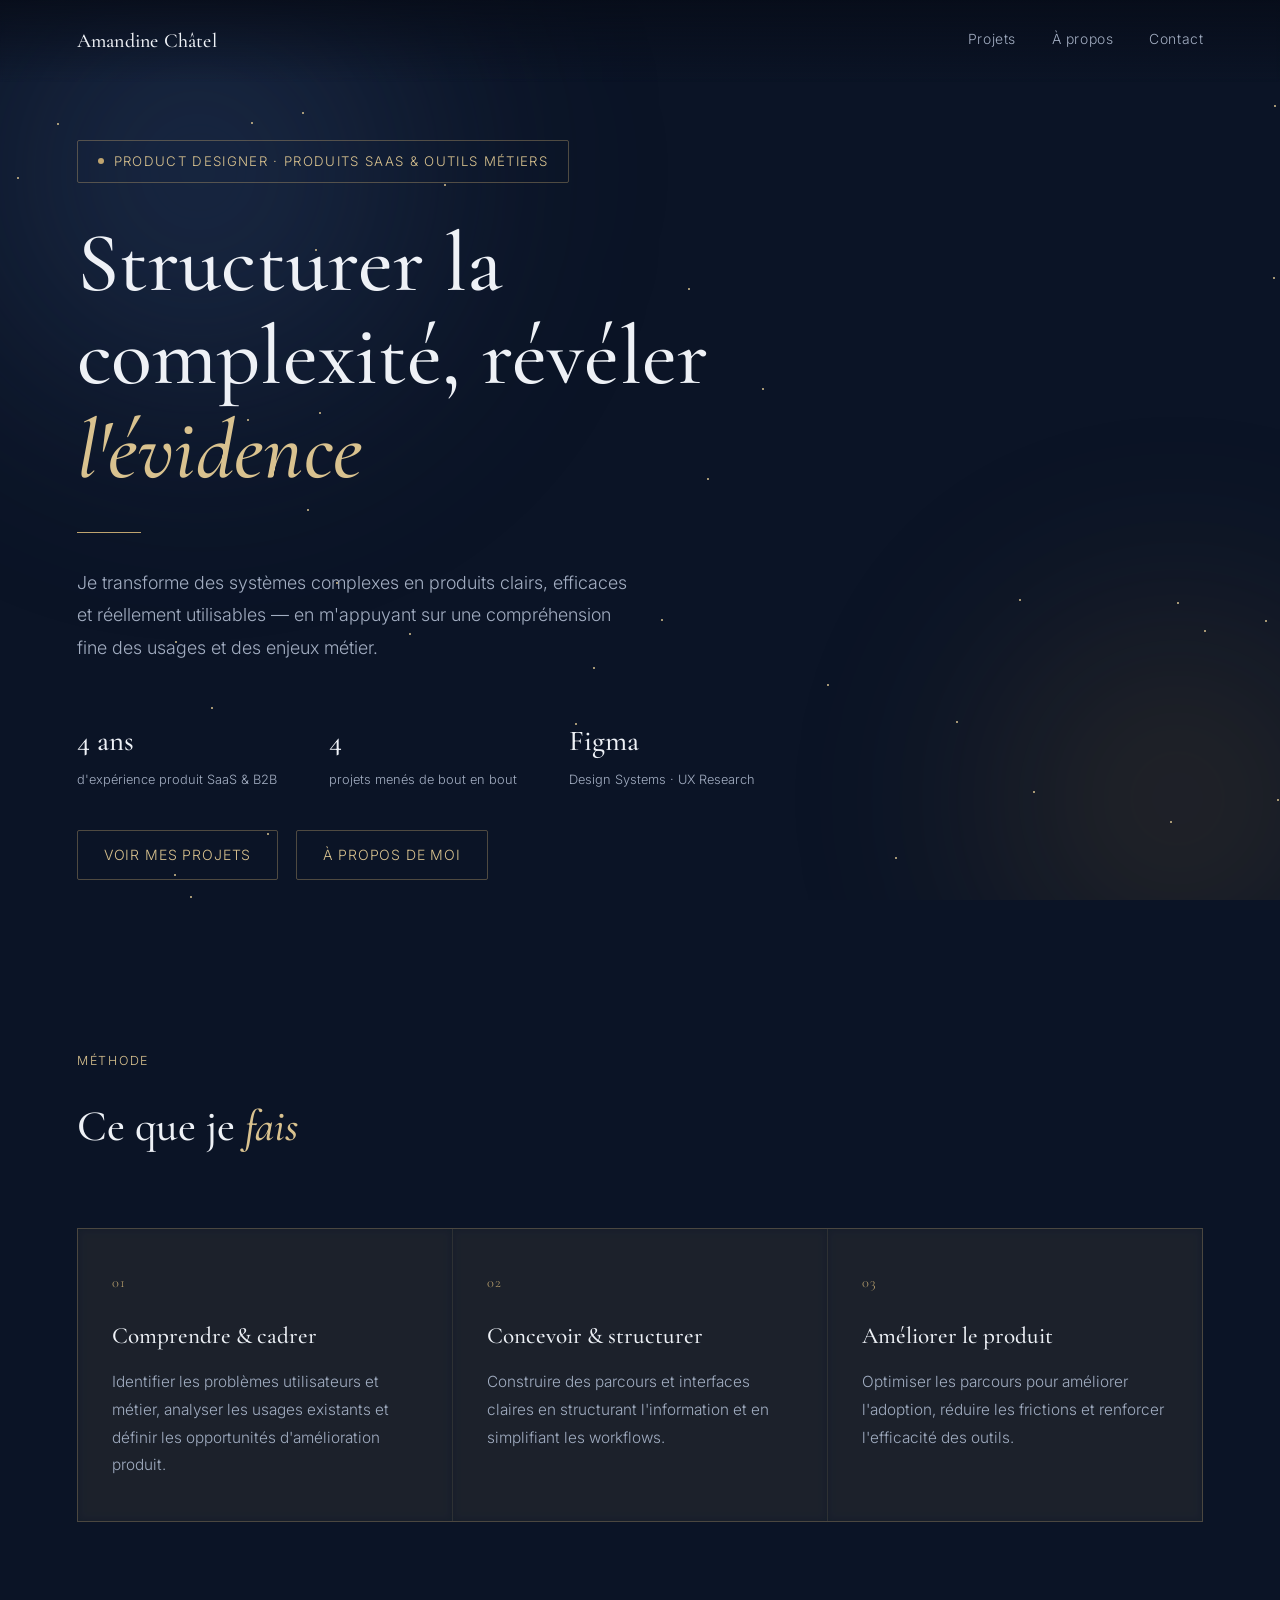
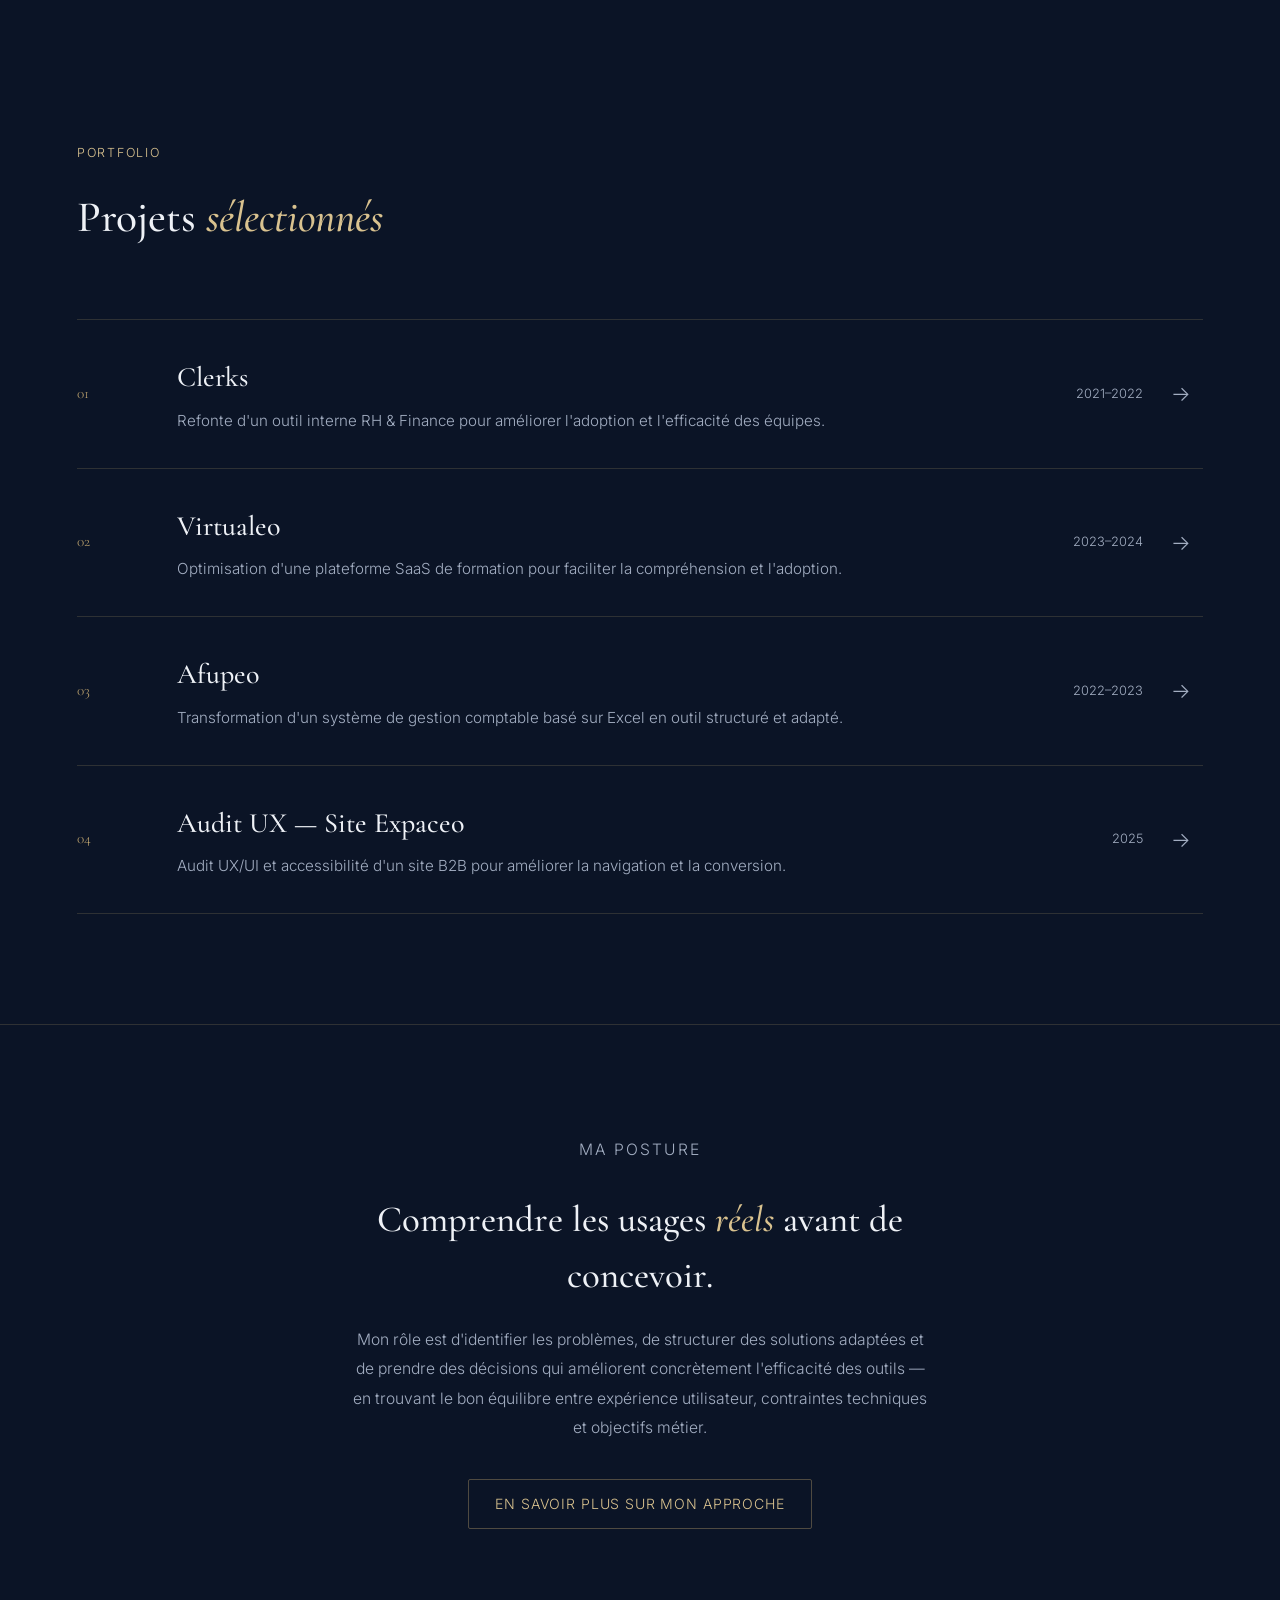
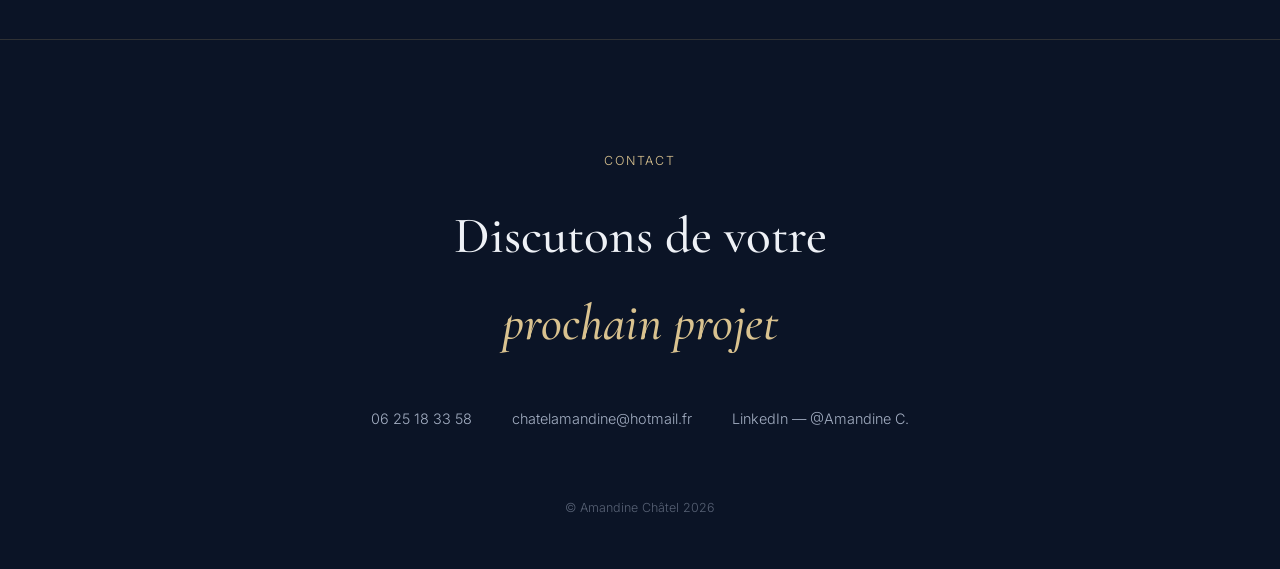
<file: index.html>
<!DOCTYPE html>
<html lang="fr">
<head>
<meta charset="UTF-8">
<meta name="viewport" content="width=device-width, initial-scale=1.0">
<title>Amandine Châtel — Product Designer</title>
<meta name="description" content="Portfolio d'Amandine Châtel, Product Designer spécialisée SaaS B2B et outils métiers, Île-de-France.">
<link rel="preconnect" href="https://fonts.googleapis.com">
<link rel="preconnect" href="https://fonts.gstatic.com" crossorigin>
<link href="https://fonts.googleapis.com/css2?family=Cormorant+Garamond:wght@400;500;600&family=Inter:wght@300;400;500;600&display=swap" rel="stylesheet">
<link rel="stylesheet" href="style.css">
<style>
.hero{min-height:93vh;display:flex;flex-direction:column;justify-content:center;padding:140px 6vw 60px;max-width:1360px;margin:0 auto;position:relative;z-index:2;}
.hero-tag{display:inline-flex;align-items:center;gap:10px;font-size:0.83rem;letter-spacing:0.10em;color:var(--gold-soft);border:1px solid var(--line-strong);padding:9px 20px;border-radius:2px;text-transform:uppercase;width:fit-content;margin-bottom:34px;opacity:0;filter:blur(6px);animation:fadein 1.2s 0.1s cubic-bezier(.2,.6,.2,1) forwards;}
.hero-tag::before{content:'';width:6px;height:6px;background:var(--gold);border-radius:50%;}
.hero h1{font-family:var(--display);font-weight:500;font-size:clamp(2.9rem,6.6vw,5.8rem);line-height:1.11;max-width:17ch;letter-spacing:0.002em;opacity:0;filter:blur(10px);transform:translateY(12px);animation:fadein 1.4s 0.3s cubic-bezier(.2,.6,.2,1) forwards;}
.hero h1 .accent{color:var(--gold-soft);font-style:italic;}
.hero-rule{width:64px;height:1px;background:var(--gold);margin:34px 0;opacity:0;animation:fadein 1.2s 0.55s forwards;}
.hero p{font-size:1.12rem;line-height:1.82;color:var(--paper-dim);max-width:50ch;opacity:0;filter:blur(6px);animation:fadein 1.2s 0.7s cubic-bezier(.2,.6,.2,1) forwards;}
.hero-meta{margin-top:52px;display:flex;gap:52px;opacity:0;filter:blur(6px);animation:fadein 1.2s 0.95s cubic-bezier(.2,.6,.2,1) forwards;}
.hero-meta div{font-size:0.8rem;color:var(--paper-dim);}
.hero-meta strong{display:block;font-family:var(--display);font-size:1.8rem;color:var(--paper);font-weight:500;margin-bottom:3px;}
.hero-cta{margin-top:40px;display:flex;gap:18px;flex-wrap:wrap;opacity:0;filter:blur(6px);animation:fadein 1.2s 1.1s cubic-bezier(.2,.6,.2,1) forwards;}
@keyframes fadein{to{opacity:1;filter:blur(0);transform:translateY(0);}}
</style>
</head>
<body>
<div class="dream-sky"><div class="orb orb1"></div><div class="orb orb2"></div></div>
<div class="stars" id="starField"></div>
<nav>
  <a href="index.html" class="nav-name">Amandine Châtel</a>
  <div class="nav-links"><a href="projets.html">Projets</a><a href="a-propos.html">À propos</a><a href="contact.html">Contact</a></div>
</nav>
<main>
  <div class="hero">
    <div class="hero-tag">Product Designer · Produits SaaS &amp; Outils métiers</div>
    <h1>Structurer la complexité, révéler <span class="accent">l'évidence</span></h1>
    <div class="hero-rule"></div>
    <p>Je transforme des systèmes complexes en produits clairs, efficaces et réellement utilisables — en m'appuyant sur une compréhension fine des usages et des enjeux métier.</p>
    <div class="hero-meta">
      <div><strong>4 ans</strong>d'expérience produit SaaS &amp; B2B</div>
      <div><strong>4</strong>projets menés de bout en bout</div>
      <div><strong>Figma</strong>Design Systems · UX Research</div>
    </div>
    <div class="hero-cta">
      <a href="projets.html" class="btn-gold">Voir mes projets</a>
      <a href="a-propos.html" class="btn-gold">À propos de moi</a>
    </div>
  </div>

  <section>
    <div class="wrap">
      <div class="sec-head veil">
        <p class="sec-eyebrow">Méthode</p>
        <h2>Ce que je <span class="accent">fais</span></h2>
      </div>
      <div class="triad veil">
        <div class="triad-card">
          <div class="triad-num">01</div>
          <h3>Comprendre &amp; cadrer</h3>
          <p>Identifier les problèmes utilisateurs et métier, analyser les usages existants et définir les opportunités d'amélioration produit.</p>
        </div>
        <div class="triad-card">
          <div class="triad-num">02</div>
          <h3>Concevoir &amp; structurer</h3>
          <p>Construire des parcours et interfaces claires en structurant l'information et en simplifiant les workflows.</p>
        </div>
        <div class="triad-card">
          <div class="triad-num">03</div>
          <h3>Améliorer le produit</h3>
          <p>Optimiser les parcours pour améliorer l'adoption, réduire les frictions et renforcer l'efficacité des outils.</p>
        </div>
      </div>
    </div>
  </section>

  <section>
    <div class="wrap">
      <div class="sec-head veil">
        <p class="sec-eyebrow">Portfolio</p>
        <h2>Projets <span class="accent">sélectionnés</span></h2>
      </div>
      <div class="proj-list veil">
        <a href="clerks.html" class="proj-row">
          <span class="proj-num">01</span>
          <div><div class="proj-title">Clerks</div><p class="proj-desc">Refonte d'un outil interne RH &amp; Finance pour améliorer l'adoption et l'efficacité des équipes.</p></div>
          <span class="proj-year">2021–2022</span>
          <span class="proj-arrow">→</span>
        </a>
        <a href="virtualeo.html" class="proj-row">
          <span class="proj-num">02</span>
          <div><div class="proj-title">Virtualeo</div><p class="proj-desc">Optimisation d'une plateforme SaaS de formation pour faciliter la compréhension et l'adoption.</p></div>
          <span class="proj-year">2023–2024</span>
          <span class="proj-arrow">→</span>
        </a>
        <a href="afupeo.html" class="proj-row">
          <span class="proj-num">03</span>
          <div><div class="proj-title">Afupeo</div><p class="proj-desc">Transformation d'un système de gestion comptable basé sur Excel en outil structuré et adapté.</p></div>
          <span class="proj-year">2022–2023</span>
          <span class="proj-arrow">→</span>
        </a>
        <a href="audit-ux.html" class="proj-row">
          <span class="proj-num">04</span>
          <div><div class="proj-title">Audit UX — Site Expaceo</div><p class="proj-desc">Audit UX/UI et accessibilité d'un site B2B pour améliorer la navigation et la conversion.</p></div>
          <span class="proj-year">2025</span>
          <span class="proj-arrow">→</span>
        </a>
      </div>
    </div>
  </section>

  <section class="posture">
    <div class="wrap">
      <div class="veil">
        <p class="sec-eyebrow" style="margin-bottom:28px;">Ma posture</p>
        <div class="posture-quote">Comprendre les usages <span class="accent">réels</span> avant de concevoir.</div>
        <p>Mon rôle est d'identifier les problèmes, de structurer des solutions adaptées et de prendre des décisions qui améliorent concrètement l'efficacité des outils — en trouvant le bon équilibre entre expérience utilisateur, contraintes techniques et objectifs métier.</p>
        <div style="margin-top:36px;"><a href="a-propos.html" class="btn-gold">En savoir plus sur mon approche</a></div>
      </div>
    </div>
  </section>
</main>

<footer>
  <p class="foot-eyebrow veil">Contact</p>
  <h2 class="veil" style="font-family:var(--display);font-weight:500;font-size:clamp(2rem,4.5vw,3.2rem);max-width:22ch;margin:0 auto 40px;">Discutons de votre <span style="color:var(--gold-soft);font-style:italic;">prochain projet</span></h2>
  <div class="contact-links veil">
    <a href="tel:0625183358">06 25 18 33 58</a>
    <a href="mailto:chatelamandine@hotmail.fr">chatelamandine@hotmail.fr</a>
    <a href="https://www.linkedin.com/in/amandine-c-4525b3119/" target="_blank" rel="noopener">LinkedIn — @Amandine C.</a>
  </div>
  <p class="foot-copy">© Amandine Châtel 2026</p>
</footer>
<script>
const field=document.getElementById('starField');
if(field){const c=window.innerWidth<700?18:34;for(let i=0;i<c;i++){const s=document.createElement('div');s.className='star';s.style.left=Math.random()*100+'%';s.style.top=Math.random()*100+'%';s.style.animationDuration=(3+Math.random()*5)+'s';s.style.animationDelay=(Math.random()*4)+'s';field.appendChild(s);}}
const rm=window.matchMedia('(prefers-reduced-motion:reduce)').matches;
const v=document.querySelectorAll('.veil');
if(!rm){const o=new IntersectionObserver(es=>{es.forEach(e=>{if(e.isIntersecting){e.target.classList.add('in');o.unobserve(e.target);}});},{threshold:0.1});v.forEach(el=>o.observe(el));}
else{v.forEach(el=>el.classList.add('in'));}
</script>
</body>
</html>
</file>
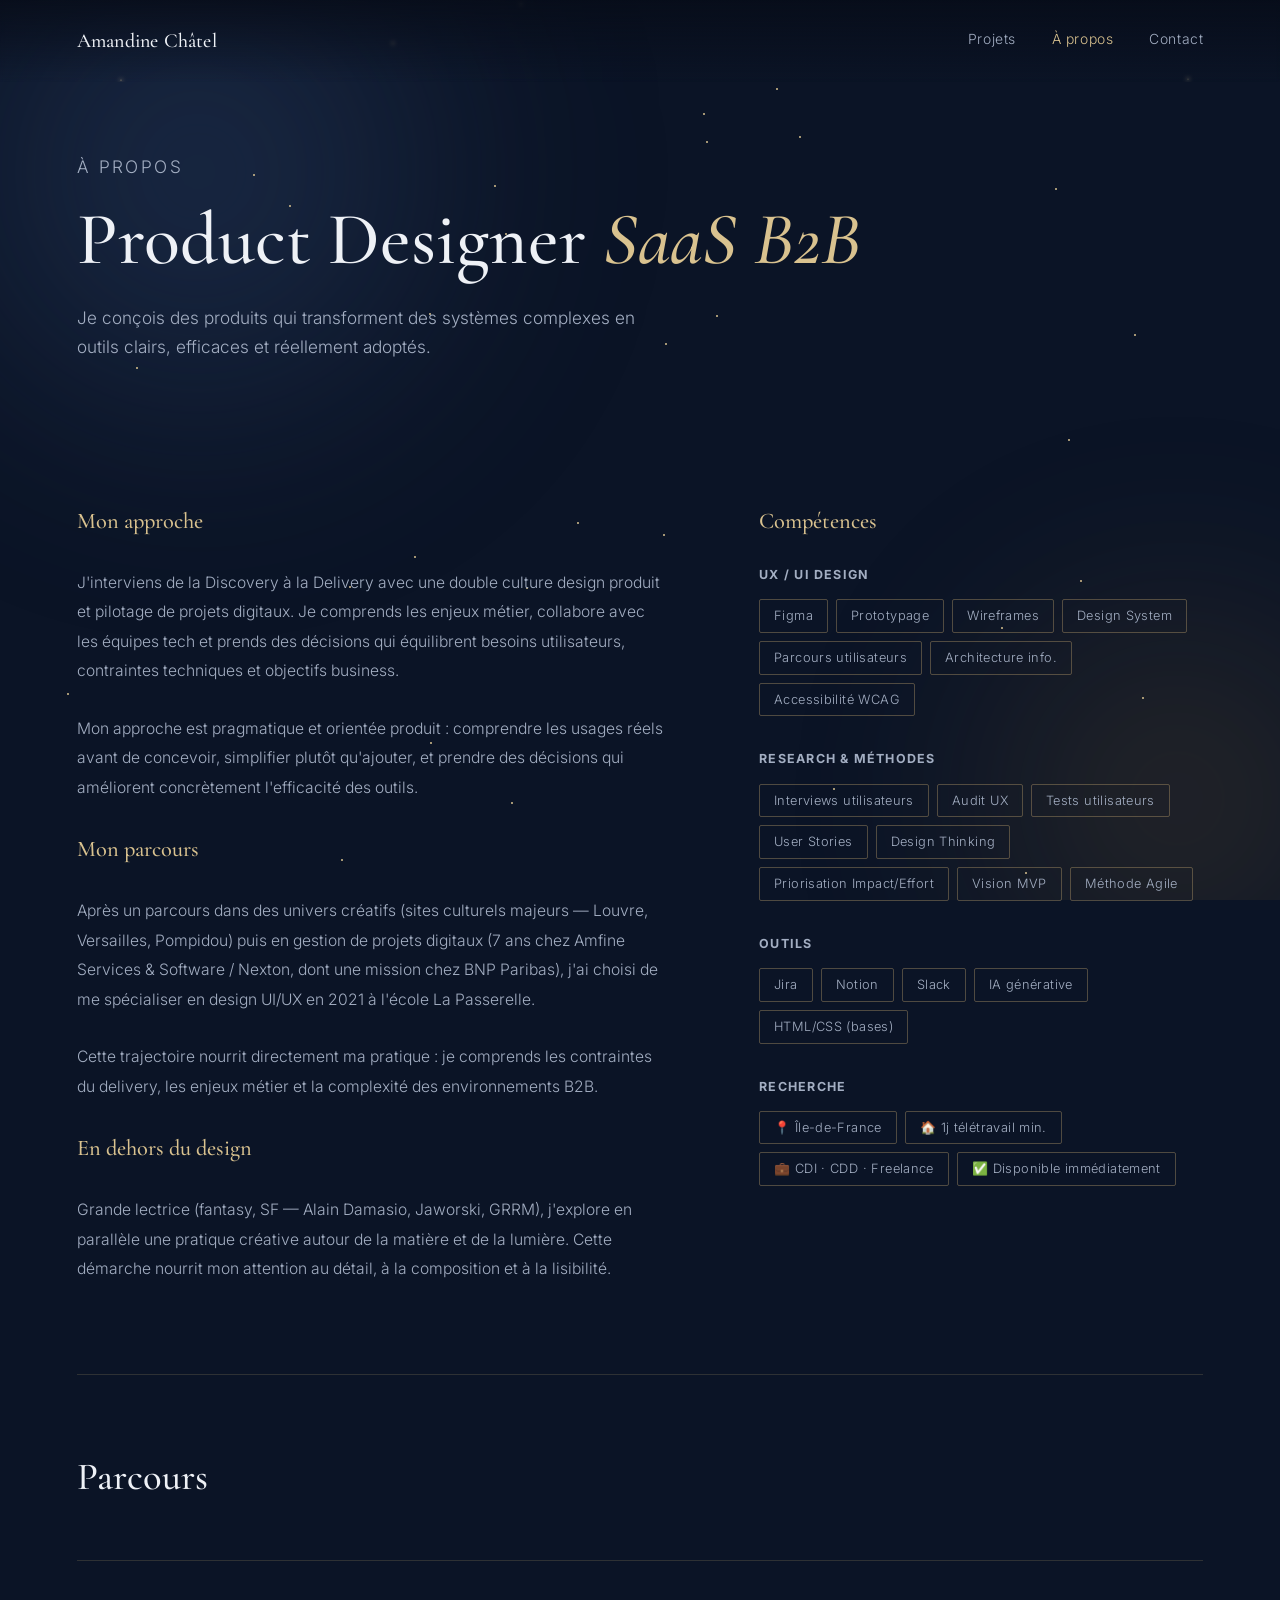
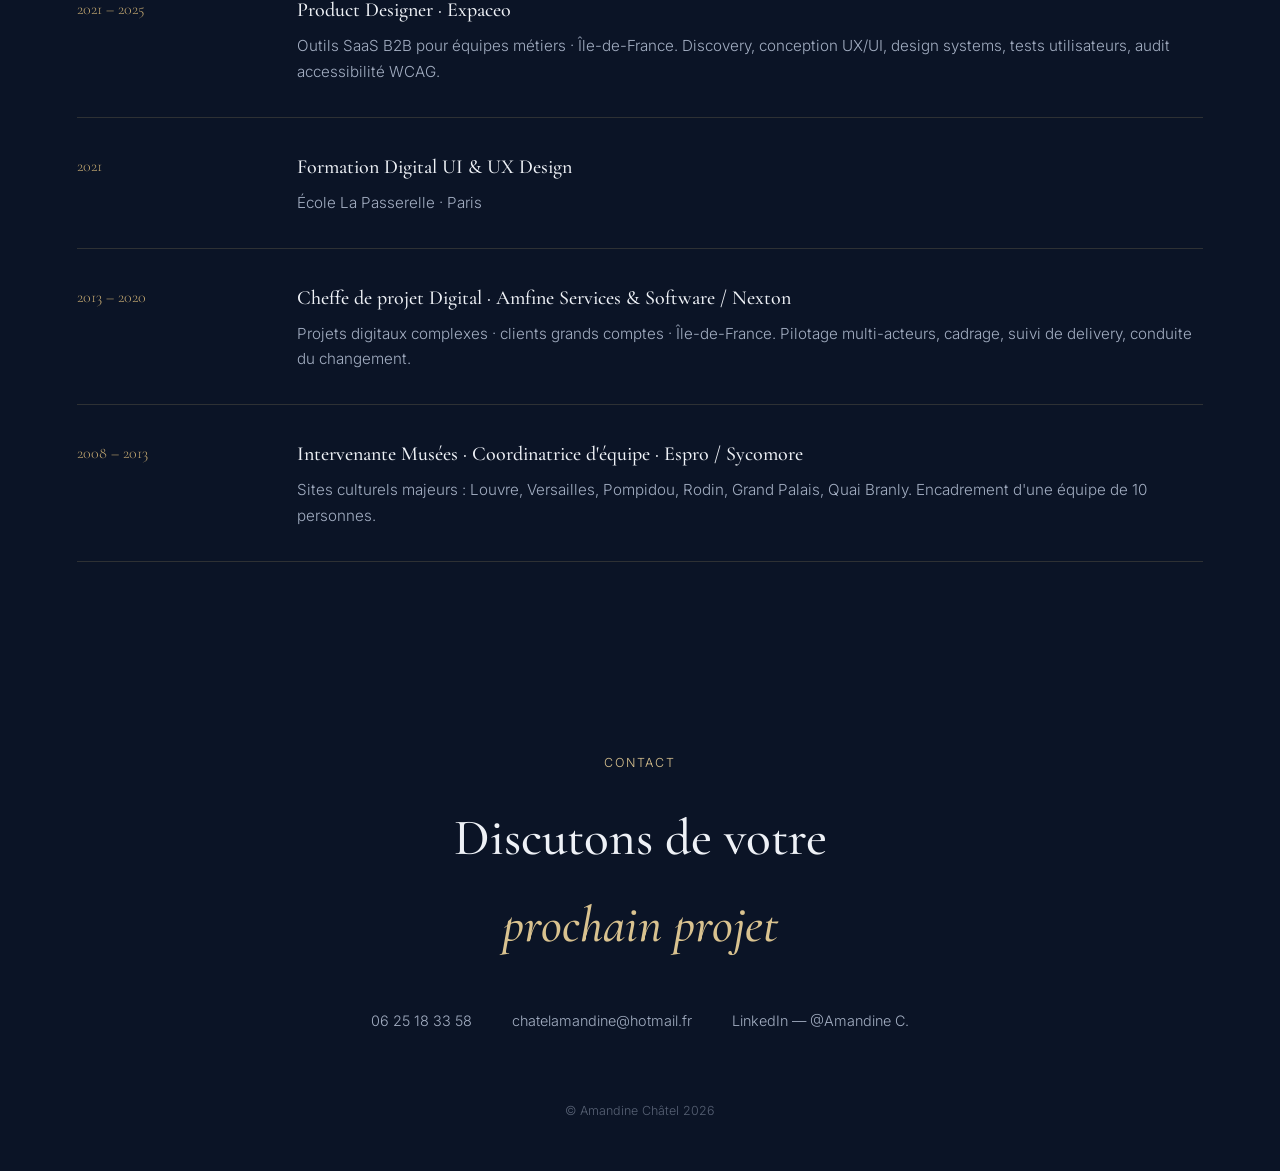
<file: a-propos.html>
<!DOCTYPE html>
<html lang="fr">
<head>
<meta charset="UTF-8"><meta name="viewport" content="width=device-width, initial-scale=1.0">
<title>À propos — Amandine Châtel</title>
<link rel="preconnect" href="https://fonts.googleapis.com"><link rel="preconnect" href="https://fonts.gstatic.com" crossorigin>
<link href="https://fonts.googleapis.com/css2?family=Cormorant+Garamond:wght@400;500;600&family=Inter:wght@300;400;500;600&display=swap" rel="stylesheet">
<link rel="stylesheet" href="style.css">
<style>
.page-hero{min-height:46vh;display:flex;flex-direction:column;justify-content:flex-end;padding:130px 6vw 60px;max-width:1360px;margin:0 auto;position:relative;z-index:2;}
.page-hero h1{font-family:var(--display);font-weight:500;font-size:clamp(2.6rem,5.8vw,5rem);line-height:1.1;opacity:0;filter:blur(10px);transform:translateY(12px);animation:fadein 1.3s .2s cubic-bezier(.2,.6,.2,1) forwards;}
.page-hero h1 .accent{color:var(--gold-soft);font-style:italic;}
.page-hero p{margin-top:22px;color:var(--paper-dim);font-size:1.08rem;max-width:54ch;opacity:0;filter:blur(6px);animation:fadein 1.2s .45s cubic-bezier(.2,.6,.2,1) forwards;}
@keyframes fadein{to{opacity:1;filter:blur(0);transform:translateY(0);}}
.about-content{padding:80px 6vw;max-width:1360px;margin:0 auto;position:relative;z-index:2;}
.about-grid{display:grid;grid-template-columns:1.2fr 0.9fr;gap:90px;align-items:start;margin-bottom:90px;}
.about-text > * + *{margin-top:28px;}
.about-text p{color:var(--paper-dim);line-height:1.88;font-size:0.98rem;}
.about-text h3{font-family:var(--display);font-weight:500;font-size:1.4rem;color:var(--gold-soft);margin-bottom:6px;}
.skill-bar-section h3{font-family:var(--display);font-weight:500;font-size:1.4rem;color:var(--gold-soft);margin-bottom:24px;}
.skill-group{margin-bottom:32px;}
.skill-group h4{font-size:0.78rem;letter-spacing:0.1em;text-transform:uppercase;color:var(--paper-dim);margin-bottom:14px;}
.skill-tags{display:flex;flex-wrap:wrap;gap:8px;}
.skill-tag{display:inline-block;border:1px solid var(--line-strong);color:var(--paper-dim);font-size:0.8rem;padding:5px 14px;border-radius:2px;letter-spacing:0.03em;}
.parcours{border-top:1px solid var(--line);padding-top:70px;margin-top:20px;}
.parcours h2{font-family:var(--display);font-weight:500;font-size:clamp(1.8rem,3vw,2.5rem);margin-bottom:50px;}
.timeline{display:flex;flex-direction:column;gap:0;}
.tl-row{display:grid;grid-template-columns:180px 1fr;gap:40px;padding:32px 0;border-bottom:1px solid var(--line);}
.tl-row:first-child{border-top:1px solid var(--line);}
.tl-year{font-family:var(--display);color:var(--gold);font-size:1rem;padding-top:3px;}
.tl-content h4{font-family:var(--display);font-weight:500;font-size:1.25rem;margin-bottom:6px;}
.tl-content p{color:var(--paper-dim);font-size:0.95rem;line-height:1.7;}
@media(max-width:860px){.about-grid{grid-template-columns:1fr;gap:50px;}.tl-row{grid-template-columns:1fr;gap:6px;}.tl-year{font-size:0.85rem;}}
</style>
</head>
<body>
<div class="dream-sky"><div class="orb orb1"></div><div class="orb orb2"></div></div>
<div class="stars" id="starField"></div>
<nav>
  <a href="index.html" class="nav-name">Amandine Châtel</a>
  <div class="nav-links"><a href="projets.html">Projets</a><a href="a-propos.html" class="active">À propos</a><a href="contact.html">Contact</a></div>
</nav>
<main>
  <div class="page-hero">
    <p class="sec-eyebrow">À propos</p>
    <h1>Product Designer <span class="accent">SaaS B2B</span></h1>
    <p>Je conçois des produits qui transforment des systèmes complexes en outils clairs, efficaces et réellement adoptés.</p>
  </div>

  <div class="about-content">
    <div class="about-grid veil">
      <div class="about-text">
        <h3>Mon approche</h3>
        <p>J'interviens de la Discovery à la Delivery avec une double culture design produit et pilotage de projets digitaux. Je comprends les enjeux métier, collabore avec les équipes tech et prends des décisions qui équilibrent besoins utilisateurs, contraintes techniques et objectifs business.</p>
        <p>Mon approche est pragmatique et orientée produit : comprendre les usages réels avant de concevoir, simplifier plutôt qu'ajouter, et prendre des décisions qui améliorent concrètement l'efficacité des outils.</p>

        <h3>Mon parcours</h3>
        <p>Après un parcours dans des univers créatifs (sites culturels majeurs — Louvre, Versailles, Pompidou) puis en gestion de projets digitaux (7 ans chez Amfine Services &amp; Software / Nexton, dont une mission chez BNP Paribas), j'ai choisi de me spécialiser en design UI/UX en 2021 à l'école La Passerelle.</p>
        <p>Cette trajectoire nourrit directement ma pratique : je comprends les contraintes du delivery, les enjeux métier et la complexité des environnements B2B.</p>

        <h3>En dehors du design</h3>
        <p>Grande lectrice (fantasy, SF — Alain Damasio, Jaworski, GRRM), j'explore en parallèle une pratique créative autour de la matière et de la lumière. Cette démarche nourrit mon attention au détail, à la composition et à la lisibilité.</p>
      </div>

      <div class="skill-bar-section">
        <h3>Compétences</h3>
        <div class="skill-group">
          <h4>UX / UI Design</h4>
          <div class="skill-tags">
            <span class="skill-tag">Figma</span>
            <span class="skill-tag">Prototypage</span>
            <span class="skill-tag">Wireframes</span>
            <span class="skill-tag">Design System</span>
            <span class="skill-tag">Parcours utilisateurs</span>
            <span class="skill-tag">Architecture info.</span>
            <span class="skill-tag">Accessibilité WCAG</span>
          </div>
        </div>
        <div class="skill-group">
          <h4>Research &amp; Méthodes</h4>
          <div class="skill-tags">
            <span class="skill-tag">Interviews utilisateurs</span>
            <span class="skill-tag">Audit UX</span>
            <span class="skill-tag">Tests utilisateurs</span>
            <span class="skill-tag">User Stories</span>
            <span class="skill-tag">Design Thinking</span>
            <span class="skill-tag">Priorisation Impact/Effort</span>
            <span class="skill-tag">Vision MVP</span>
            <span class="skill-tag">Méthode Agile</span>
          </div>
        </div>
        <div class="skill-group">
          <h4>Outils</h4>
          <div class="skill-tags">
            <span class="skill-tag">Jira</span>
            <span class="skill-tag">Notion</span>
            <span class="skill-tag">Slack</span>
            <span class="skill-tag">IA générative</span>
            <span class="skill-tag">HTML/CSS (bases)</span>
          </div>
        </div>
        <div class="skill-group">
          <h4>Recherche</h4>
          <div class="skill-tags">
            <span class="skill-tag">📍 Île-de-France</span>
            <span class="skill-tag">🏠 1j télétravail min.</span>
            <span class="skill-tag">💼 CDI · CDD · Freelance</span>
            <span class="skill-tag">✅ Disponible immédiatement</span>
          </div>
        </div>
      </div>
    </div>

    <div class="parcours veil">
      <h2>Parcours</h2>
      <div class="timeline">
        <div class="tl-row">
          <div class="tl-year">2021 – 2025</div>
          <div class="tl-content">
            <h4>Product Designer · Expaceo</h4>
            <p>Outils SaaS B2B pour équipes métiers · Île-de-France. Discovery, conception UX/UI, design systems, tests utilisateurs, audit accessibilité WCAG.</p>
          </div>
        </div>
        <div class="tl-row">
          <div class="tl-year">2021</div>
          <div class="tl-content">
            <h4>Formation Digital UI &amp; UX Design</h4>
            <p>École La Passerelle · Paris</p>
          </div>
        </div>
        <div class="tl-row">
          <div class="tl-year">2013 – 2020</div>
          <div class="tl-content">
            <h4>Cheffe de projet Digital · Amfine Services &amp; Software / Nexton</h4>
            <p>Projets digitaux complexes · clients grands comptes · Île-de-France. Pilotage multi-acteurs, cadrage, suivi de delivery, conduite du changement.</p>
          </div>
        </div>
        <div class="tl-row">
          <div class="tl-year">2008 – 2013</div>
          <div class="tl-content">
            <h4>Intervenante Musées · Coordinatrice d'équipe · Espro / Sycomore</h4>
            <p>Sites culturels majeurs : Louvre, Versailles, Pompidou, Rodin, Grand Palais, Quai Branly. Encadrement d'une équipe de 10 personnes.</p>
          </div>
        </div>
      </div>
    </div>
  </div>
</main>

<footer>
  <p class="foot-eyebrow veil">Contact</p>
  <h2 class="veil" style="font-family:var(--display);font-weight:500;font-size:clamp(2rem,4.5vw,3.2rem);max-width:22ch;margin:0 auto 40px;">Discutons de votre <span style="color:var(--gold-soft);font-style:italic;">prochain projet</span></h2>
  <div class="contact-links veil">
    <a href="tel:0625183358">06 25 18 33 58</a>
    <a href="mailto:chatelamandine@hotmail.fr">chatelamandine@hotmail.fr</a>
    <a href="https://www.linkedin.com/in/amandine-c-4525b3119/" target="_blank" rel="noopener">LinkedIn — @Amandine C.</a>
  </div>
  <p class="foot-copy">© Amandine Châtel 2026</p>
</footer>
<script>
const field=document.getElementById('starField');if(field){const c=window.innerWidth<700?18:34;for(let i=0;i<c;i++){const s=document.createElement('div');s.className='star';s.style.left=Math.random()*100+'%';s.style.top=Math.random()*100+'%';s.style.animationDuration=(3+Math.random()*5)+'s';s.style.animationDelay=(Math.random()*4)+'s';field.appendChild(s);}}
const rm=window.matchMedia('(prefers-reduced-motion:reduce)').matches;const v=document.querySelectorAll('.veil');if(!rm){const o=new IntersectionObserver(es=>{es.forEach(e=>{if(e.isIntersecting){e.target.classList.add('in');o.unobserve(e.target);}});},{threshold:0.1});v.forEach(el=>o.observe(el));}else{v.forEach(el=>el.classList.add('in'));}
</script>
</body>
</html>
</file>
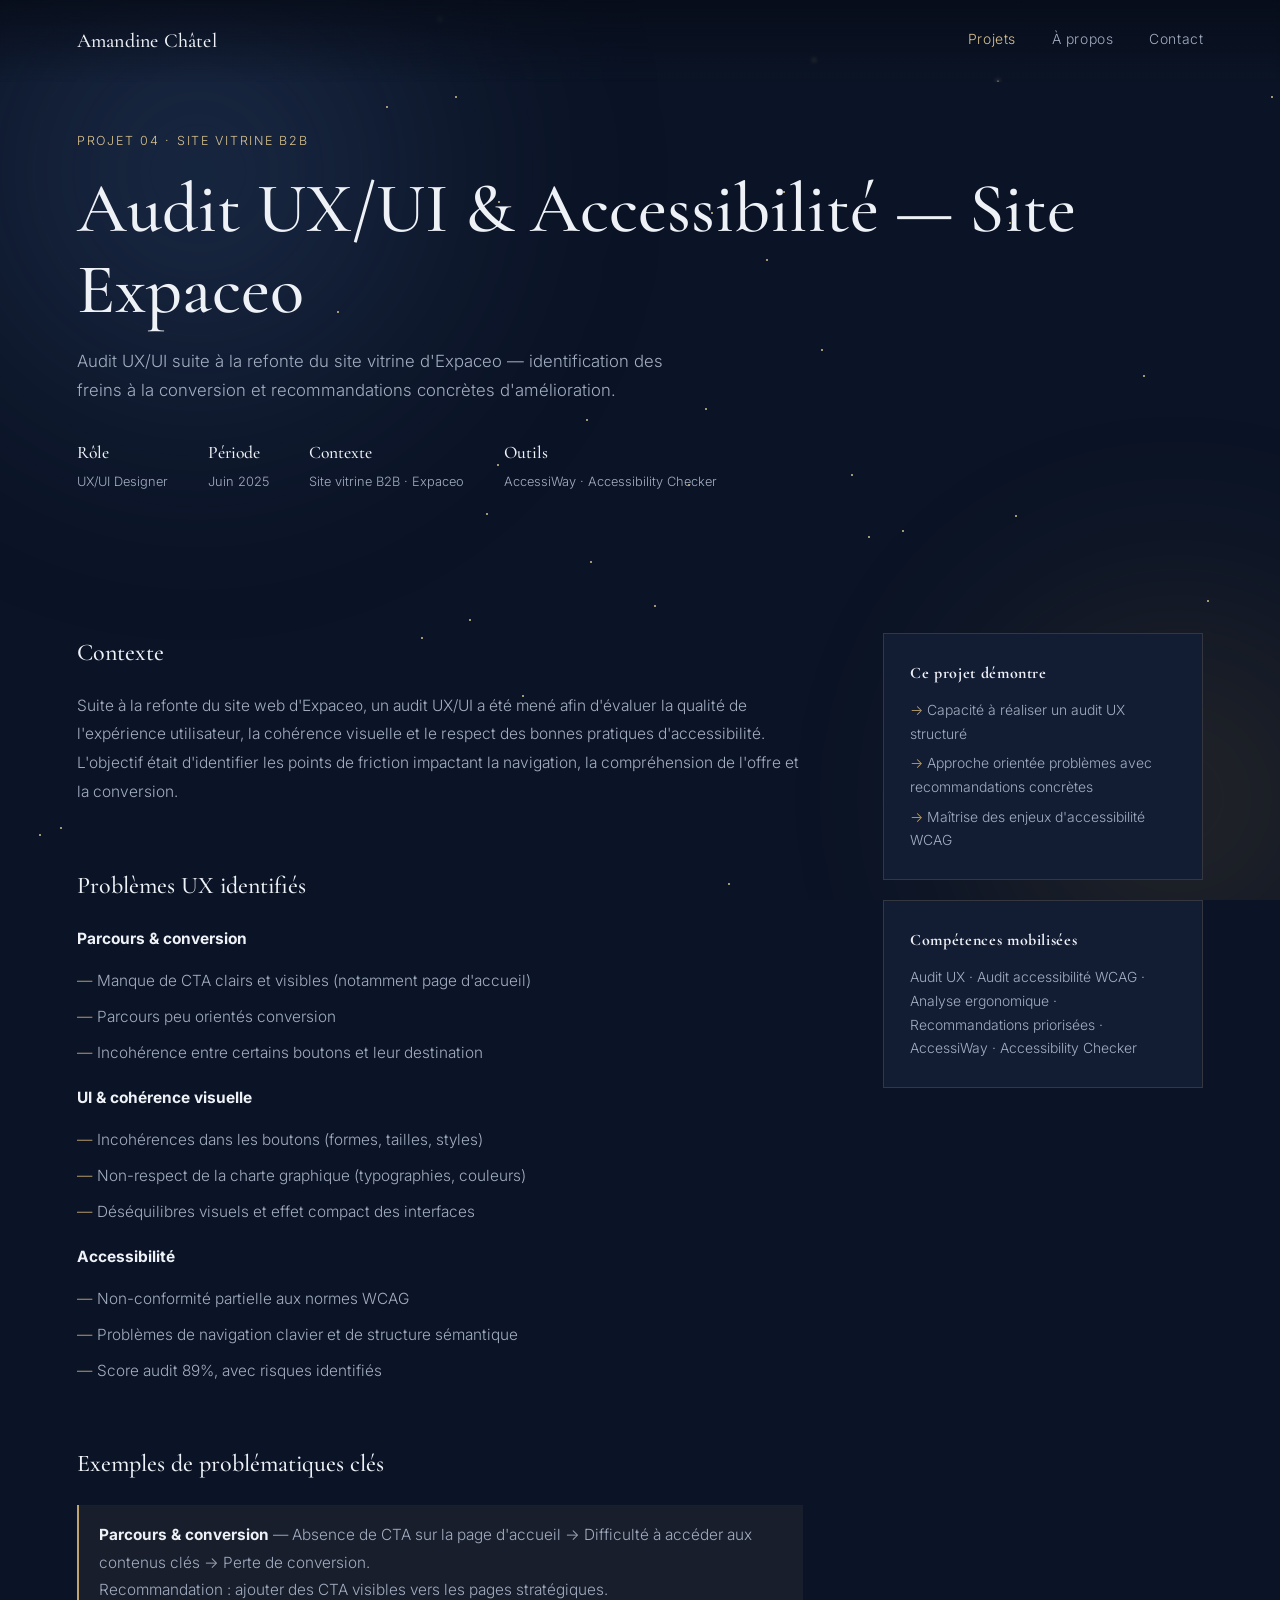
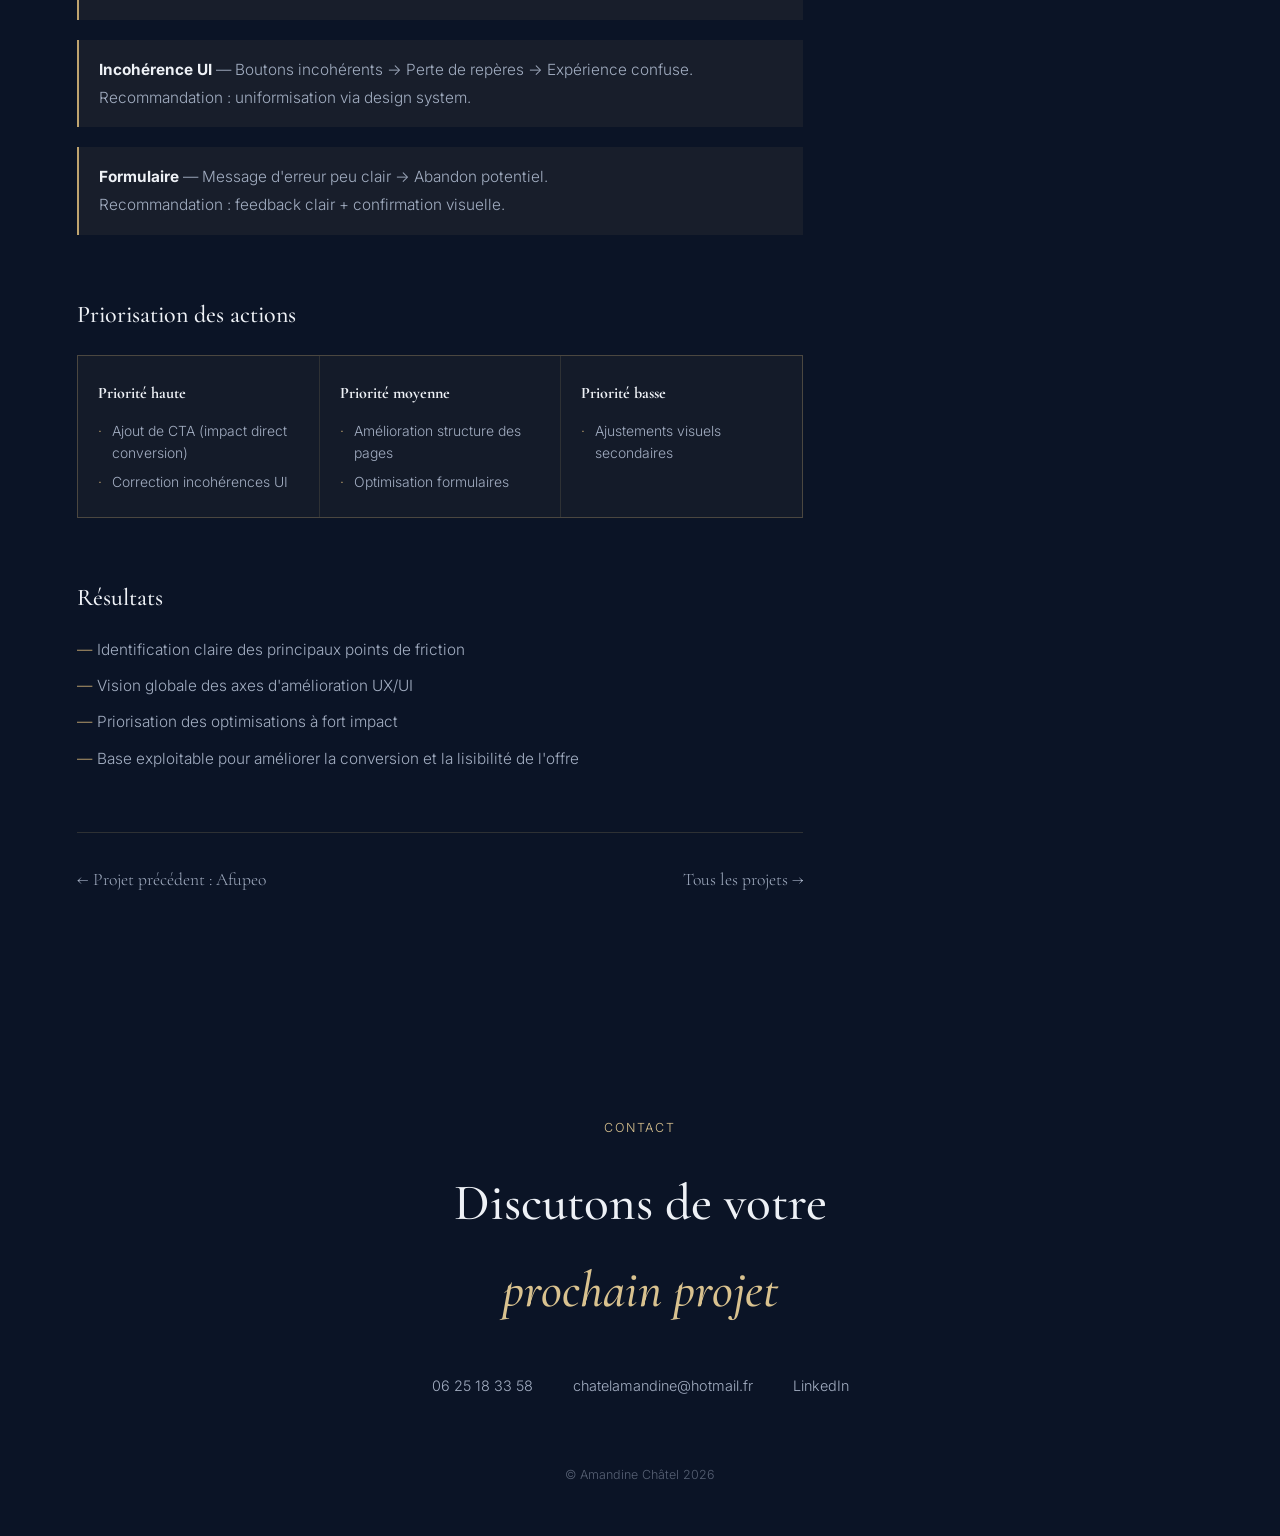
<file: audit-ux.html>
<!DOCTYPE html>
<html lang="fr">
<head>
<meta charset="UTF-8"><meta name="viewport" content="width=device-width, initial-scale=1.0">
<title>Audit UX — Site Expaceo · Amandine Châtel</title>
<link rel="preconnect" href="https://fonts.googleapis.com"><link rel="preconnect" href="https://fonts.gstatic.com" crossorigin>
<link href="https://fonts.googleapis.com/css2?family=Cormorant+Garamond:wght@400;500;600&family=Inter:wght@300;400;500;600&display=swap" rel="stylesheet">
<link rel="stylesheet" href="style.css">
<style>
.proj-hero{min-height:52vh;display:flex;flex-direction:column;justify-content:flex-end;padding:130px 6vw 60px;max-width:1360px;margin:0 auto;position:relative;z-index:2;}
.proj-hero h1{font-family:var(--display);font-weight:500;font-size:clamp(2.4rem,5.5vw,4.8rem);line-height:1.15;opacity:0;filter:blur(10px);transform:translateY(12px);animation:fadein 1.3s .2s cubic-bezier(.2,.6,.2,1) forwards;}
.proj-hero-sub{margin-top:16px;color:var(--paper-dim);font-size:1.05rem;max-width:60ch;opacity:0;filter:blur(6px);animation:fadein 1.2s .5s cubic-bezier(.2,.6,.2,1) forwards;}
.proj-hero-meta{display:flex;gap:40px;flex-wrap:wrap;margin-top:34px;opacity:0;animation:fadein 1s .7s forwards;}
.proj-hero-meta div{font-size:0.8rem;color:var(--paper-dim);}
.proj-hero-meta strong{display:block;color:var(--paper);font-weight:500;margin-bottom:3px;font-family:var(--display);font-size:1.1rem;}
@keyframes fadein{to{opacity:1;filter:blur(0);transform:translateY(0);}}
.proj-content{padding:80px 6vw;max-width:1360px;margin:0 auto;position:relative;z-index:2;}
.proj-body{display:grid;grid-template-columns:1fr 320px;gap:80px;align-items:start;}
.proj-block{margin-bottom:60px;}
.proj-block h3{font-family:var(--display);font-weight:500;font-size:1.5rem;color:var(--paper);margin-bottom:18px;}
.proj-block p{color:var(--paper-dim);line-height:1.85;font-size:0.97rem;margin-bottom:14px;}
.proj-block ul{list-style:none;display:flex;flex-direction:column;gap:10px;}
.proj-block ul li{color:var(--paper-dim);font-size:0.96rem;line-height:1.7;padding-left:20px;position:relative;}
.proj-block ul li::before{content:'—';position:absolute;left:0;color:var(--gold);}
.insight{border-left:2px solid var(--gold);padding:16px 20px;background:rgba(191,164,111,0.07);margin:20px 0;font-size:0.96rem;color:var(--paper-dim);line-height:1.8;}
.prio-grid{display:grid;grid-template-columns:repeat(3,1fr);gap:1px;background:var(--line);border:1px solid var(--line);margin-top:20px;}
.prio-col{background:rgba(11,20,38,0.72);padding:24px 20px;}
.prio-col h4{font-family:var(--display);font-size:1rem;color:var(--paper);margin-bottom:12px;}
.prio-col ul{list-style:none;display:flex;flex-direction:column;gap:7px;}
.prio-col ul li{color:var(--paper-dim);font-size:0.87rem;line-height:1.6;padding-left:14px;position:relative;}
.prio-col ul li::before{content:'·';position:absolute;left:0;color:var(--gold);}
.sidebar-card{background:var(--panel);border:1px solid var(--line);padding:26px;margin-bottom:20px;backdrop-filter:blur(4px);}
.sidebar-card h4{font-family:var(--display);color:var(--paper);font-size:1rem;margin-bottom:12px;letter-spacing:0.04em;}
.sidebar-card p,.sidebar-card li{color:var(--paper-dim);font-size:0.87rem;line-height:1.7;}
.sidebar-card ul{list-style:none;display:flex;flex-direction:column;gap:6px;}
.sidebar-card ul li::before{content:'→ ';color:var(--gold);}
.proj-sidebar{position:sticky;top:110px;}
.proj-nav-bottom{border-top:1px solid var(--line);display:flex;justify-content:space-between;align-items:center;padding:32px 0;margin-top:60px;}
.proj-nav-bottom a{font-family:var(--display);font-size:1.1rem;color:var(--paper-dim);transition:color .3s;}
.proj-nav-bottom a:hover{color:var(--gold-soft);}
@media(max-width:960px){.proj-body{grid-template-columns:1fr;}.proj-sidebar{position:static;}.prio-grid{grid-template-columns:1fr;}}
</style>
</head>
<body>
<div class="dream-sky"><div class="orb orb1"></div><div class="orb orb2"></div></div>
<div class="stars" id="starField"></div>
<nav>
  <a href="index.html" class="nav-name">Amandine Châtel</a>
  <div class="nav-links"><a href="projets.html" class="active">Projets</a><a href="a-propos.html">À propos</a><a href="contact.html">Contact</a></div>
</nav>
<main>
  <div class="proj-hero">
    <p class="sec-eyebrow">Projet 04 · Site vitrine B2B</p>
    <h1>Audit UX/UI &amp; Accessibilité — Site Expaceo</h1>
    <p class="proj-hero-sub">Audit UX/UI suite à la refonte du site vitrine d'Expaceo — identification des freins à la conversion et recommandations concrètes d'amélioration.</p>
    <div class="proj-hero-meta">
      <div><strong>Rôle</strong>UX/UI Designer</div>
      <div><strong>Période</strong>Juin 2025</div>
      <div><strong>Contexte</strong>Site vitrine B2B · Expaceo</div>
      <div><strong>Outils</strong>AccessiWay · Accessibility Checker</div>
    </div>
  </div>

  <div class="proj-content">
    <div class="proj-body">
      <div class="proj-main">

        <div class="proj-block veil">
          <h3>Contexte</h3>
          <p>Suite à la refonte du site web d'Expaceo, un audit UX/UI a été mené afin d'évaluer la qualité de l'expérience utilisateur, la cohérence visuelle et le respect des bonnes pratiques d'accessibilité. L'objectif était d'identifier les points de friction impactant la navigation, la compréhension de l'offre et la conversion.</p>
        </div>

        <div class="proj-block veil">
          <h3>Problèmes UX identifiés</h3>
          <p><strong style="color:var(--paper);">Parcours &amp; conversion</strong></p>
          <ul>
            <li>Manque de CTA clairs et visibles (notamment page d'accueil)</li>
            <li>Parcours peu orientés conversion</li>
            <li>Incohérence entre certains boutons et leur destination</li>
          </ul>
          <p style="margin-top:18px;"><strong style="color:var(--paper);">UI &amp; cohérence visuelle</strong></p>
          <ul>
            <li>Incohérences dans les boutons (formes, tailles, styles)</li>
            <li>Non-respect de la charte graphique (typographies, couleurs)</li>
            <li>Déséquilibres visuels et effet compact des interfaces</li>
          </ul>
          <p style="margin-top:18px;"><strong style="color:var(--paper);">Accessibilité</strong></p>
          <ul>
            <li>Non-conformité partielle aux normes WCAG</li>
            <li>Problèmes de navigation clavier et de structure sémantique</li>
            <li>Score audit 89%, avec risques identifiés</li>
          </ul>
        </div>

        <div class="proj-block veil">
          <h3>Exemples de problématiques clés</h3>
          <div class="insight"><strong style="color:var(--paper);">Parcours &amp; conversion</strong> — Absence de CTA sur la page d'accueil → Difficulté à accéder aux contenus clés → Perte de conversion.<br>Recommandation : ajouter des CTA visibles vers les pages stratégiques.</div>
          <div class="insight"><strong style="color:var(--paper);">Incohérence UI</strong> — Boutons incohérents → Perte de repères → Expérience confuse.<br>Recommandation : uniformisation via design system.</div>
          <div class="insight"><strong style="color:var(--paper);">Formulaire</strong> — Message d'erreur peu clair → Abandon potentiel.<br>Recommandation : feedback clair + confirmation visuelle.</div>
        </div>

        <div class="proj-block veil">
          <h3>Priorisation des actions</h3>
          <div class="prio-grid">
            <div class="prio-col">
              <h4>Priorité haute</h4>
              <ul><li>Ajout de CTA (impact direct conversion)</li><li>Correction incohérences UI</li></ul>
            </div>
            <div class="prio-col">
              <h4>Priorité moyenne</h4>
              <ul><li>Amélioration structure des pages</li><li>Optimisation formulaires</li></ul>
            </div>
            <div class="prio-col">
              <h4>Priorité basse</h4>
              <ul><li>Ajustements visuels secondaires</li></ul>
            </div>
          </div>
        </div>

        <div class="proj-block veil">
          <h3>Résultats</h3>
          <ul>
            <li>Identification claire des principaux points de friction</li>
            <li>Vision globale des axes d'amélioration UX/UI</li>
            <li>Priorisation des optimisations à fort impact</li>
            <li>Base exploitable pour améliorer la conversion et la lisibilité de l'offre</li>
          </ul>
        </div>

        <div class="proj-nav-bottom">
          <a href="afupeo.html">← Projet précédent : Afupeo</a>
          <a href="projets.html">Tous les projets →</a>
        </div>
      </div>

      <div class="proj-sidebar">
        <div class="sidebar-card veil">
          <h4>Ce projet démontre</h4>
          <ul>
            <li>Capacité à réaliser un audit UX structuré</li>
            <li>Approche orientée problèmes avec recommandations concrètes</li>
            <li>Maîtrise des enjeux d'accessibilité WCAG</li>
          </ul>
        </div>
        <div class="sidebar-card veil">
          <h4>Compétences mobilisées</h4>
          <p>Audit UX · Audit accessibilité WCAG · Analyse ergonomique · Recommandations priorisées · AccessiWay · Accessibility Checker</p>
        </div>
      </div>
    </div>
  </div>
</main>

<footer>
  <p class="foot-eyebrow veil">Contact</p>
  <h2 class="veil" style="font-family:var(--display);font-weight:500;font-size:clamp(2rem,4.5vw,3.2rem);max-width:22ch;margin:0 auto 40px;">Discutons de votre <span style="color:var(--gold-soft);font-style:italic;">prochain projet</span></h2>
  <div class="contact-links veil">
    <a href="tel:0625183358">06 25 18 33 58</a>
    <a href="mailto:chatelamandine@hotmail.fr">chatelamandine@hotmail.fr</a>
    <a href="https://www.linkedin.com/in/amandine-c-4525b3119/" target="_blank" rel="noopener">LinkedIn</a>
  </div>
  <p class="foot-copy">© Amandine Châtel 2026</p>
</footer>
<script>
const field=document.getElementById('starField');if(field){const c=window.innerWidth<700?18:34;for(let i=0;i<c;i++){const s=document.createElement('div');s.className='star';s.style.left=Math.random()*100+'%';s.style.top=Math.random()*100+'%';s.style.animationDuration=(3+Math.random()*5)+'s';s.style.animationDelay=(Math.random()*4)+'s';field.appendChild(s);}}
const rm=window.matchMedia('(prefers-reduced-motion:reduce)').matches;const v=document.querySelectorAll('.veil');if(!rm){const o=new IntersectionObserver(es=>{es.forEach(e=>{if(e.isIntersecting){e.target.classList.add('in');o.unobserve(e.target);}});},{threshold:0.1});v.forEach(el=>o.observe(el));}else{v.forEach(el=>el.classList.add('in'));}
</script>
</body>
</html>
</file>
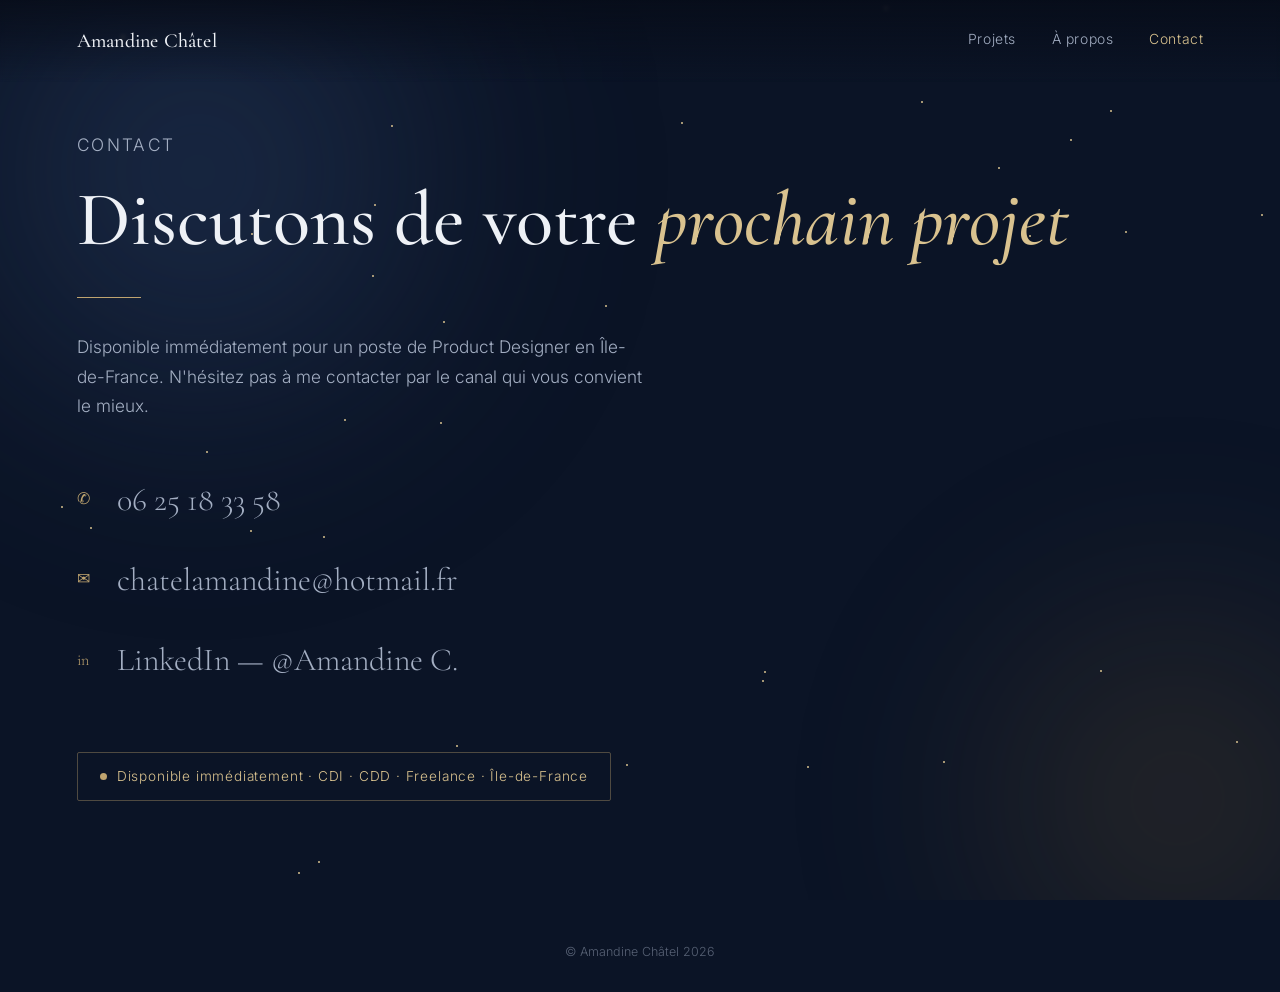
<file: contact.html>
<!DOCTYPE html>
<html lang="fr">
<head>
<meta charset="UTF-8"><meta name="viewport" content="width=device-width, initial-scale=1.0">
<title>Contact — Amandine Châtel</title>
<link rel="preconnect" href="https://fonts.googleapis.com"><link rel="preconnect" href="https://fonts.gstatic.com" crossorigin>
<link href="https://fonts.googleapis.com/css2?family=Cormorant+Garamond:wght@400;500;600&family=Inter:wght@300;400;500;600&display=swap" rel="stylesheet">
<link rel="stylesheet" href="style.css">
<style>
.contact-page{min-height:90vh;display:flex;flex-direction:column;justify-content:center;padding:130px 6vw 80px;max-width:1360px;margin:0 auto;position:relative;z-index:2;}
.contact-page h1{font-family:var(--display);font-weight:500;font-size:clamp(2.8rem,6vw,5rem);line-height:1.12;opacity:0;filter:blur(10px);transform:translateY(12px);animation:fadein 1.3s .2s cubic-bezier(.2,.6,.2,1) forwards;}
.contact-page h1 .accent{color:var(--gold-soft);font-style:italic;}
.contact-page .rule{opacity:0;animation:fadein 1s .5s forwards;}
.contact-page > p{margin-top:0;color:var(--paper-dim);font-size:1.08rem;max-width:52ch;opacity:0;filter:blur(6px);animation:fadein 1.2s .55s cubic-bezier(.2,.6,.2,1) forwards;}
@keyframes fadein{to{opacity:1;filter:blur(0);transform:translateY(0);}}
.contact-links-big{display:flex;flex-direction:column;gap:22px;margin-top:52px;opacity:0;animation:fadein 1.2s .8s forwards;}
.contact-links-big a{display:flex;align-items:center;gap:18px;font-family:var(--display);font-size:clamp(1.4rem,2.8vw,2rem);color:var(--paper-dim);position:relative;width:fit-content;padding-bottom:4px;transition:color .3s;}
.contact-links-big a::after{content:'';position:absolute;left:0;bottom:0;width:0;height:1px;background:var(--gold);transition:width .4s ease;}
.contact-links-big a:hover{color:var(--gold-soft);}
.contact-links-big a:hover::after{width:100%;}
.contact-links-big a .icon{font-size:1rem;color:var(--gold);min-width:22px;}
.dispo{margin-top:60px;opacity:0;animation:fadein 1s 1.05s forwards;}
.dispo-badge{display:inline-flex;align-items:center;gap:10px;border:1px solid var(--line-strong);padding:12px 22px;border-radius:2px;font-size:0.85rem;letter-spacing:0.06em;color:var(--gold-soft);}
.dispo-badge::before{content:'';width:7px;height:7px;border-radius:50%;background:var(--gold);animation:pulse 2s infinite;}
@keyframes pulse{0%,100%{opacity:1;}50%{opacity:0.3;}}
</style>
</head>
<body>
<div class="dream-sky"><div class="orb orb1"></div><div class="orb orb2"></div></div>
<div class="stars" id="starField"></div>
<nav>
  <a href="index.html" class="nav-name">Amandine Châtel</a>
  <div class="nav-links"><a href="projets.html">Projets</a><a href="a-propos.html">À propos</a><a href="contact.html" class="active">Contact</a></div>
</nav>
<main>
  <div class="contact-page">
    <p class="sec-eyebrow">Contact</p>
    <h1>Discutons de votre <span class="accent">prochain projet</span></h1>
    <div class="rule"></div>
    <p>Disponible immédiatement pour un poste de Product Designer en Île-de-France. N'hésitez pas à me contacter par le canal qui vous convient le mieux.</p>
    <div class="contact-links-big">
      <a href="tel:0625183358"><span class="icon">✆</span>06 25 18 33 58</a>
      <a href="mailto:chatelamandine@hotmail.fr"><span class="icon">✉</span>chatelamandine@hotmail.fr</a>
      <a href="https://www.linkedin.com/in/amandine-c-4525b3119/" target="_blank" rel="noopener"><span class="icon">in</span>LinkedIn — @Amandine C.</a>
    </div>
    <div class="dispo">
      <div class="dispo-badge">Disponible immédiatement · CDI · CDD · Freelance · Île-de-France</div>
    </div>
  </div>
</main>
<p class="foot-copy" style="text-align:center;padding-bottom:30px;position:relative;z-index:2;">© Amandine Châtel 2026</p>
<script>
const field=document.getElementById('starField');if(field){const c=window.innerWidth<700?18:34;for(let i=0;i<c;i++){const s=document.createElement('div');s.className='star';s.style.left=Math.random()*100+'%';s.style.top=Math.random()*100+'%';s.style.animationDuration=(3+Math.random()*5)+'s';s.style.animationDelay=(Math.random()*4)+'s';field.appendChild(s);}}
</script>
</body>
</html>
</file>
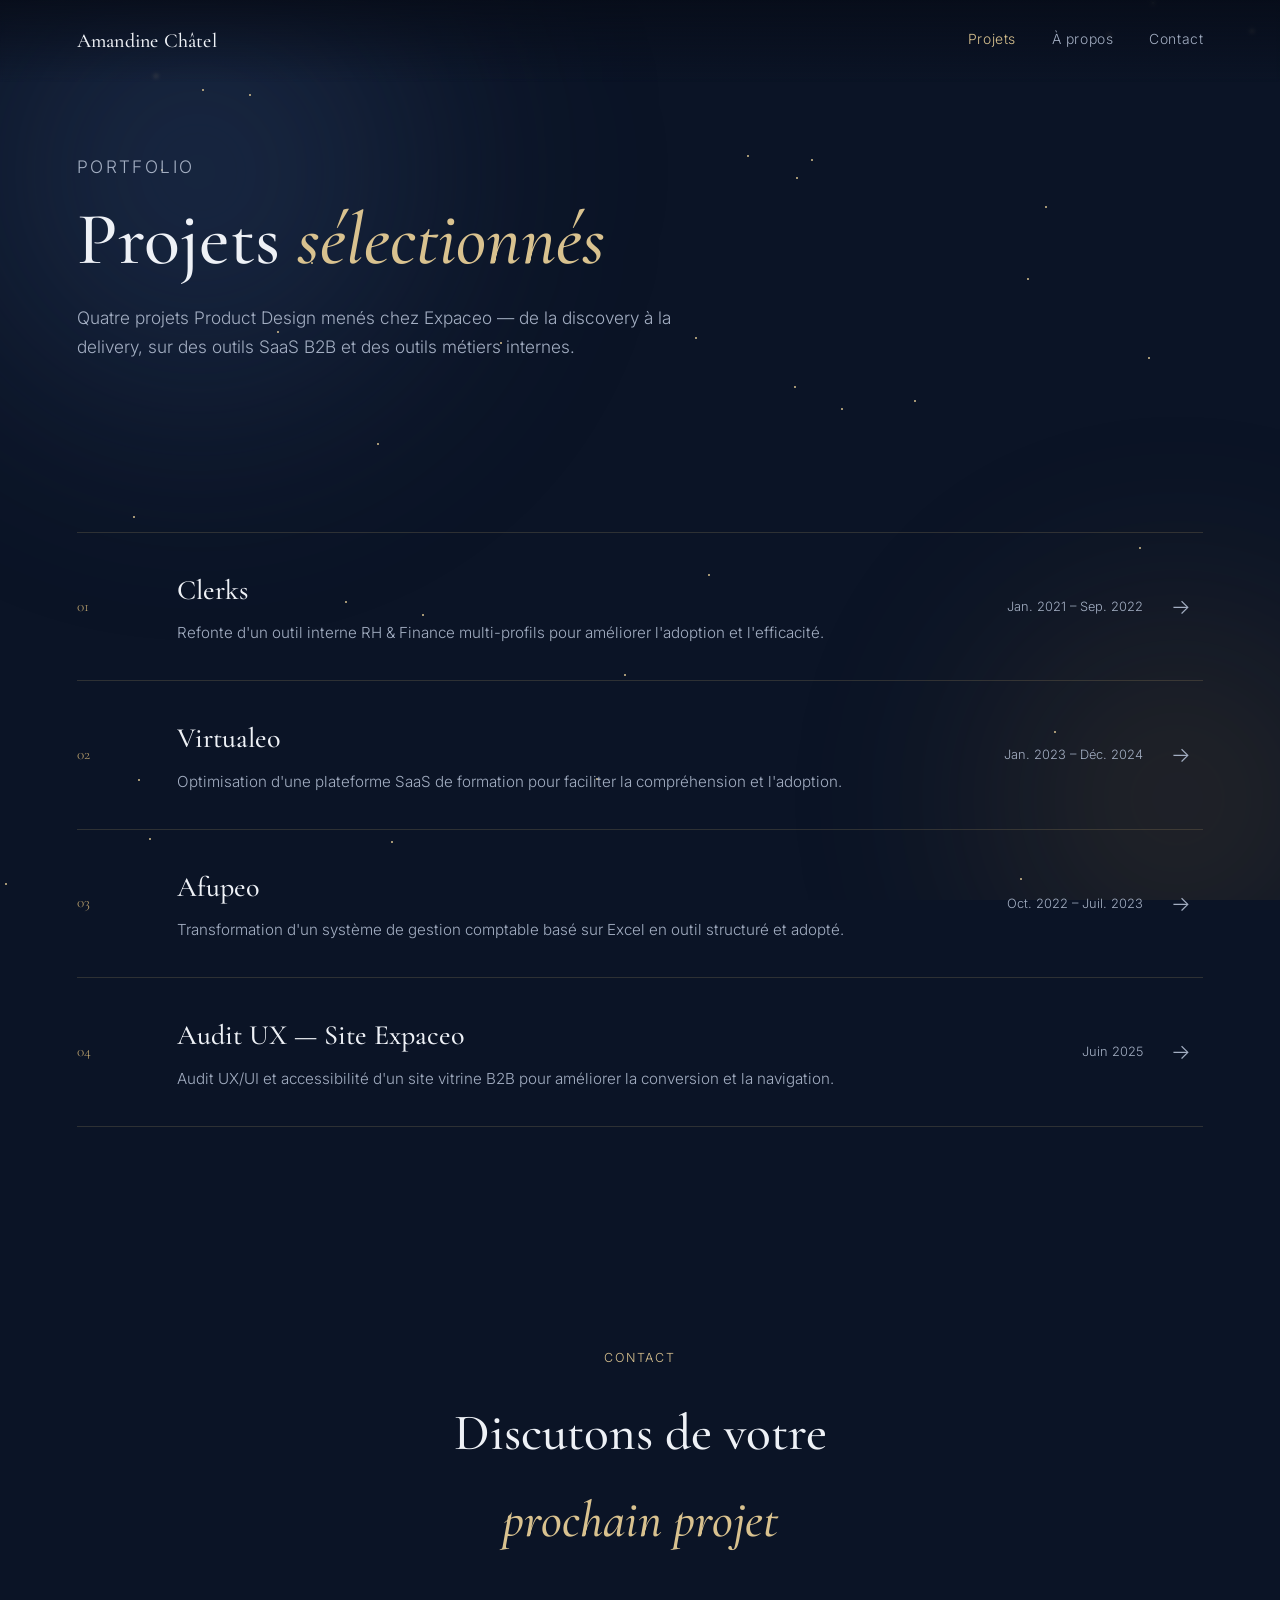
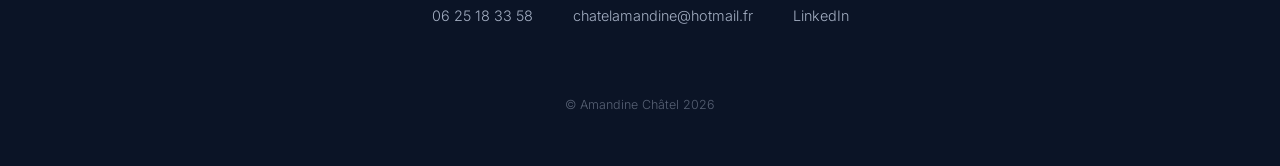
<file: projets.html>
<!DOCTYPE html>
<html lang="fr">
<head>
<meta charset="UTF-8"><meta name="viewport" content="width=device-width, initial-scale=1.0">
<title>Projets — Amandine Châtel</title>
<link rel="preconnect" href="https://fonts.googleapis.com"><link rel="preconnect" href="https://fonts.gstatic.com" crossorigin>
<link href="https://fonts.googleapis.com/css2?family=Cormorant+Garamond:wght@400;500;600&family=Inter:wght@300;400;500;600&display=swap" rel="stylesheet">
<link rel="stylesheet" href="style.css">
<style>
.page-hero{min-height:46vh;display:flex;flex-direction:column;justify-content:flex-end;padding:130px 6vw 60px;max-width:1360px;margin:0 auto;position:relative;z-index:2;}
.page-hero h1{font-family:var(--display);font-weight:500;font-size:clamp(2.6rem,5.8vw,5rem);line-height:1.1;opacity:0;filter:blur(10px);transform:translateY(12px);animation:fadein 1.3s .2s cubic-bezier(.2,.6,.2,1) forwards;}
.page-hero h1 .accent{color:var(--gold-soft);font-style:italic;}
.page-hero p{margin-top:22px;color:var(--paper-dim);font-size:1.08rem;max-width:54ch;opacity:0;filter:blur(6px);animation:fadein 1.2s .45s cubic-bezier(.2,.6,.2,1) forwards;}
@keyframes fadein{to{opacity:1;filter:blur(0);transform:translateY(0);}}
</style>
</head>
<body>
<div class="dream-sky"><div class="orb orb1"></div><div class="orb orb2"></div></div>
<div class="stars" id="starField"></div>
<nav>
  <a href="index.html" class="nav-name">Amandine Châtel</a>
  <div class="nav-links"><a href="projets.html" class="active">Projets</a><a href="a-propos.html">À propos</a><a href="contact.html">Contact</a></div>
</nav>
<main>
  <div class="page-hero">
    <p class="sec-eyebrow">Portfolio</p>
    <h1>Projets <span class="accent">sélectionnés</span></h1>
    <p>Quatre projets Product Design menés chez Expaceo — de la discovery à la delivery, sur des outils SaaS B2B et des outils métiers internes.</p>
  </div>
  <section>
    <div class="wrap">
      <div class="proj-list veil">
        <a href="clerks.html" class="proj-row"><span class="proj-num">01</span><div><div class="proj-title">Clerks</div><p class="proj-desc">Refonte d'un outil interne RH &amp; Finance multi-profils pour améliorer l'adoption et l'efficacité.</p></div><span class="proj-year">Jan. 2021 – Sep. 2022</span><span class="proj-arrow">→</span></a>
        <a href="virtualeo.html" class="proj-row"><span class="proj-num">02</span><div><div class="proj-title">Virtualeo</div><p class="proj-desc">Optimisation d'une plateforme SaaS de formation pour faciliter la compréhension et l'adoption.</p></div><span class="proj-year">Jan. 2023 – Déc. 2024</span><span class="proj-arrow">→</span></a>
        <a href="afupeo.html" class="proj-row"><span class="proj-num">03</span><div><div class="proj-title">Afupeo</div><p class="proj-desc">Transformation d'un système de gestion comptable basé sur Excel en outil structuré et adopté.</p></div><span class="proj-year">Oct. 2022 – Juil. 2023</span><span class="proj-arrow">→</span></a>
        <a href="audit-ux.html" class="proj-row"><span class="proj-num">04</span><div><div class="proj-title">Audit UX — Site Expaceo</div><p class="proj-desc">Audit UX/UI et accessibilité d'un site vitrine B2B pour améliorer la conversion et la navigation.</p></div><span class="proj-year">Juin 2025</span><span class="proj-arrow">→</span></a>
      </div>
    </div>
  </section>
</main>
<footer>
  <p class="foot-eyebrow veil">Contact</p>
  <h2 class="veil" style="font-family:var(--display);font-weight:500;font-size:clamp(2rem,4.5vw,3.2rem);max-width:22ch;margin:0 auto 40px;">Discutons de votre <span style="color:var(--gold-soft);font-style:italic;">prochain projet</span></h2>
  <div class="contact-links veil"><a href="tel:0625183358">06 25 18 33 58</a><a href="mailto:chatelamandine@hotmail.fr">chatelamandine@hotmail.fr</a><a href="https://www.linkedin.com/in/amandine-c-4525b3119/" target="_blank" rel="noopener">LinkedIn</a></div>
  <p class="foot-copy">© Amandine Châtel 2026</p>
</footer>
<script>
const field=document.getElementById('starField');if(field){const c=window.innerWidth<700?18:34;for(let i=0;i<c;i++){const s=document.createElement('div');s.className='star';s.style.left=Math.random()*100+'%';s.style.top=Math.random()*100+'%';s.style.animationDuration=(3+Math.random()*5)+'s';s.style.animationDelay=(Math.random()*4)+'s';field.appendChild(s);}}
const rm=window.matchMedia('(prefers-reduced-motion:reduce)').matches;const v=document.querySelectorAll('.veil');if(!rm){const o=new IntersectionObserver(es=>{es.forEach(e=>{if(e.isIntersecting){e.target.classList.add('in');o.unobserve(e.target);}});},{threshold:0.1});v.forEach(el=>o.observe(el));}else{v.forEach(el=>el.classList.add('in'));}
</script>
</body>
</html>
</file>
<file: style.css>
/* === PALETTE BLEU NUIT & LAITON (assortie aux CV) === */
:root {
  --night: #0B1426;
  --night-deep: #070C18;
  --panel: #121C33;
  --panel-mid: rgba(18,28,51,0.88);
  --gold: #BFA46F;
  --gold-soft: #D9C28F;
  --gold-pale: rgba(191,164,111,0.12);
  --blue-mist: #2C4268;
  --paper: #EEF1F6;
  --paper-dim: #A3AEC2;
  --line: rgba(191,164,111,0.20);
  --line-strong: rgba(191,164,111,0.38);
  --display: 'Cormorant Garamond', serif;
  --body: 'Inter', sans-serif;
}
* { margin: 0; padding: 0; box-sizing: border-box; }
html { scroll-behavior: smooth; }
body {
  background: var(--night);
  color: var(--paper);
  font-family: var(--body);
  font-weight: 300;
  font-size: 17px;
  line-height: 1.7;
  overflow-x: hidden;
}
a { color: inherit; text-decoration: none; }
img { max-width: 100%; display: block; border-radius: 12px; }
.dream-sky { position: fixed; inset: 0; z-index: 0; pointer-events: none; overflow: hidden; }
.orb { position: absolute; border-radius: 50%; filter: blur(90px); animation: drift ease-in-out infinite; }
.orb1 {
  width: 55vw; height: 55vw; top: -20%; left: -12%;
  background: radial-gradient(circle, #2C4268, transparent 70%);
  opacity: 0.55; animation-duration: 36s;
}
.orb2 {
  width: 44vw; height: 44vw; bottom: -20%; right: -14%;
  background: radial-gradient(circle, #8A6A33, transparent 72%);
  opacity: 0.25; animation-duration: 28s; animation-delay: -9s;
}
@keyframes drift { 0% { transform: translate(0,0) scale(1); } 50% { transform: translate(3vw,4vh) scale(1.07); } 100% { transform: translate(0,0) scale(1); } }
.star { position: absolute; width: 2px; height: 2px; border-radius: 50%; background: var(--gold-soft); animation: twinkle ease-in-out infinite; }
@keyframes twinkle { 0%,100% { opacity: 0.08; } 50% { opacity: 0.65; } }
.veil { opacity: 0; filter: blur(6px); transform: translateY(16px); transition: opacity .75s,filter .75s,transform .75s; }
.veil.in { opacity: 1; filter: blur(0); transform: translateY(0); }
nav { position: fixed; top: 0; left: 0; right: 0; z-index: 100; display: flex; justify-content: space-between; align-items: center; padding: 24px 6vw; background: linear-gradient(to bottom, rgba(7,12,24,0.82), transparent); backdrop-filter: blur(2px); }
.nav-name { font-family: var(--display); font-size: 1.25rem; font-weight: 500; letter-spacing: 0.01em; }
.nav-links { display: flex; gap: 36px; font-size: 0.87rem; letter-spacing: 0.04em; color: var(--paper-dim); }
.nav-links a { position: relative; padding-bottom: 3px; transition: color .3s; }
.nav-links a::after { content: ''; position: absolute; left: 0; bottom: 0; width: 0; height: 1px; background: var(--gold); transition: width .35s; }
.nav-links a:hover { color: var(--gold-soft); }
.nav-links a:hover::after { width: 100%; }
.nav-links a.active { color: var(--gold-soft); }
.wrap { max-width: 1360px; margin: 0 auto; padding: 0 6vw; position: relative; z-index: 2; }
section { padding: 110px 0; }
.sec-eyebrow { font-size: 0.78rem; letter-spacing: 0.14em; color: var(--gold-soft); text-transform: uppercase; margin-bottom: 18px; }
.sec-head { margin-bottom: 64px; max-width: 58ch; }
.sec-head h2 { font-family: var(--display); font-weight: 500; font-size: clamp(1.9rem,3.4vw,2.9rem); }
.sec-head h2 .accent { color: var(--gold-soft); font-style: italic; }
.btn-gold { display: inline-flex; align-items: center; gap: 8px; border: 1px solid var(--line-strong); color: var(--gold-soft); padding: 12px 26px; border-radius: 2px; font-size: 0.88rem; letter-spacing: 0.06em; text-transform: uppercase; transition: background .3s,color .3s; }
.btn-gold:hover { background: var(--gold-pale); color: var(--gold); }
.hero { min-height: 93vh; display: flex; flex-direction: column; justify-content: center; padding: 140px 6vw 60px; max-width: 1360px; margin: 0 auto; position: relative; z-index: 2; }
.hero-tag { display: inline-flex; align-items: center; gap: 10px; font-size: 0.83rem; letter-spacing: 0.10em; color: var(--gold-soft); border: 1px solid var(--line-strong); padding: 9px 20px; border-radius: 2px; text-transform: uppercase; width: fit-content; margin-bottom: 34px; opacity: 0; filter: blur(6px); animation: fadein 1.2s 0.1s cubic-bezier(.2,.6,.2,1) forwards; }
.hero-tag::before { content: ''; width: 6px; height: 6px; background: var(--gold); border-radius: 50%; }
.hero h1 { font-family: var(--display); font-weight: 500; font-size: clamp(2.9rem,6.6vw,5.8rem); line-height: 1.11; max-width: 17ch; letter-spacing: 0.002em; opacity: 0; filter: blur(10px); transform: translateY(12px); animation: fadein 1.4s 0.3s cubic-bezier(.2,.6,.2,1) forwards; }
.hero h1 .accent { color: var(--gold-soft); font-style: italic; }
.hero-rule { width: 64px; height: 1px; background: var(--gold); margin: 34px 0; opacity: 0; animation: fadein 1.2s 0.55s forwards; }
.hero p { font-size: 1.12rem; line-height: 1.82; color: var(--paper-dim); max-width: 50ch; opacity: 0; filter: blur(6px); animation: fadein 1.2s 0.7s cubic-bezier(.2,.6,.2,1) forwards; }
.hero-meta { margin-top: 52px; display: flex; gap: 52px; opacity: 0; filter: blur(6px); animation: fadein 1.2s 0.95s cubic-bezier(.2,.6,.2,1) forwards; }
.hero-meta div { font-size: 0.8rem; color: var(--paper-dim); }
.hero-meta strong { display: block; font-family: var(--display); font-size: 1.8rem; color: var(--paper); font-weight: 500; margin-bottom: 3px; }
.hero-cta { margin-top: 40px; display: flex; gap: 18px; flex-wrap: wrap; opacity: 0; filter: blur(6px); animation: fadein 1.2s 1.1s cubic-bezier(.2,.6,.2,1) forwards; }
@keyframes fadein { to { opacity: 1; filter: blur(0); transform: translateY(0); } }
.triad { display: grid; grid-template-columns: repeat(3,1fr); gap: 1px; background: var(--line); border: 1px solid var(--line); }
.triad-card { background: rgba(11,20,38,0.72); padding: 42px 34px; transition: background .4s; backdrop-filter: blur(4px); }
.triad-card:hover { background: var(--panel-mid); }
.triad-num { font-family: var(--display); font-size: 0.9rem; color: var(--gold); margin-bottom: 22px; letter-spacing: 0.05em; }
.triad-card h3 { font-family: var(--display); font-weight: 500; font-size: 1.45rem; margin-bottom: 12px; }
.triad-card p { color: var(--paper-dim); line-height: 1.8; font-size: 0.96rem; }
.proj-list { display: flex; flex-direction: column; }
.proj-row { display: grid; grid-template-columns: 72px 1fr 150px 32px; gap: 28px; align-items: center; padding: 34px 0; border-bottom: 1px solid var(--line); transition: padding-left .4s; cursor: pointer; }
.proj-row:first-child { border-top: 1px solid var(--line); }
.proj-row:hover { padding-left: 14px; }
.proj-num { font-family: var(--display); color: var(--gold); font-size: 0.95rem; }
.proj-title { font-family: var(--display); font-size: 1.75rem; font-weight: 500; margin-bottom: 6px; }
.proj-desc { color: var(--paper-dim); font-size: 0.95rem; line-height: 1.7; }
.proj-year { font-size: 0.8rem; color: var(--paper-dim); text-align: right; }
.proj-arrow { font-size: 1.3rem; color: var(--paper-dim); transition: all .4s; }
.proj-row:hover .proj-arrow { color: var(--gold-soft); transform: translateX(6px); }
.posture { border-top: 1px solid var(--line); border-bottom: 1px solid var(--line); text-align: center; }
.posture-quote { font-family: var(--display); font-weight: 500; font-size: clamp(1.6rem,3.2vw,2.3rem); line-height: 1.5; max-width: 32ch; margin: 0 auto 22px; }
.posture-quote .accent { color: var(--gold-soft); font-style: italic; }
.posture p { color: var(--paper-dim); max-width: 58ch; margin: 0 auto; line-height: 1.88; font-size: 0.98rem; }
footer { position: relative; z-index: 2; padding: 110px 6vw 50px; text-align: center; }
.foot-eyebrow { font-size: 0.78rem; letter-spacing: 0.14em; color: var(--gold-soft); margin-bottom: 22px; text-transform: uppercase; }
footer h2 { font-family: var(--display); font-weight: 500; font-size: clamp(2rem,4.5vw,3.2rem); max-width: 22ch; margin: 0 auto 40px; }
.contact-links { display: flex; justify-content: center; gap: 40px; flex-wrap: wrap; }
.contact-links a { font-size: 0.9rem; color: var(--paper-dim); position: relative; padding-bottom: 6px; transition: color .3s; }
.contact-links a::after { content: ''; position: absolute; left: 0; bottom: 0; width: 0; height: 1px; background: var(--gold); transition: width .4s; }
.contact-links a:hover { color: var(--gold-soft); }
.foot-copy { margin-top: 60px; font-size: 0.78rem; color: var(--paper-dim); opacity: .5; }
.rule { width: 64px; height: 1px; background: var(--gold); margin: 34px 0; }

/* ---- Figures zoomables ---- */
.fig { position: relative; cursor: zoom-in; overflow: hidden; border-radius: 8px; border: 1px solid var(--line); background: var(--panel); }
.fig img { width: 100%; display: block; border-radius: 0; transition: transform .5s cubic-bezier(.2,.6,.2,1); }
.fig:hover img { transform: scale(1.045); }
.fig-caption { display: flex; align-items: center; justify-content: space-between; gap: 10px; padding: 12px 16px; border-top: 1px solid var(--line); background: var(--panel); }
.fig-caption span { font-size: 0.83rem; color: var(--paper-dim); line-height: 1.4; }
.fig-zoom-hint { flex-shrink: 0; font-size: 0.7rem; letter-spacing: 0.06em; text-transform: uppercase; color: var(--gold-soft); border: 1px solid var(--line-strong); padding: 4px 10px; border-radius: 20px; white-space: nowrap; opacity: 0.85; transition: opacity .3s; }
.fig:hover .fig-zoom-hint { opacity: 1; background: var(--gold-pale); }

/* ---- Lightbox ---- */
.lightbox { position: fixed; inset: 0; z-index: 1000; background: rgba(7,12,24,0.94); display: none; align-items: center; justify-content: center; padding: 5vh 5vw; backdrop-filter: blur(4px); opacity: 0; transition: opacity .3s; }
.lightbox.open { display: flex; opacity: 1; }
.lightbox-inner { max-width: 1200px; width: 100%; text-align: center; }
.lightbox-inner img { max-width: 100%; max-height: 78vh; width: auto; margin: 0 auto; border-radius: 8px; border: 1px solid var(--line-strong); box-shadow: 0 30px 80px rgba(0,0,0,0.5); }
.lightbox-inner img.lb-narrow { max-width: 320px; }
.lightbox-caption { margin-top: 22px; color: var(--paper-dim); font-size: 0.95rem; max-width: 70ch; margin-left: auto; margin-right: auto; }
.lightbox-close { position: absolute; top: 28px; right: 5vw; width: 44px; height: 44px; border-radius: 50%; border: 1px solid var(--line-strong); color: var(--gold-soft); display: flex; align-items: center; justify-content: center; font-size: 1.3rem; cursor: pointer; background: rgba(11,20,38,0.6); transition: background .3s; }
.lightbox-close:hover { background: var(--gold-pale); }
.lightbox-nav { position: absolute; top: 50%; transform: translateY(-50%); width: 48px; height: 48px; border-radius: 50%; border: 1px solid var(--line-strong); color: var(--gold-soft); display: flex; align-items: center; justify-content: center; font-size: 1.4rem; cursor: pointer; background: rgba(11,20,38,0.6); transition: background .3s; }
.lightbox-nav:hover { background: var(--gold-pale); }
.lightbox-prev { left: 2vw; }
.lightbox-next { right: 2vw; }

/* ---- Sidebar projets ---- */
.sidebar-card { background: var(--panel); border: 1px solid var(--line); padding: 26px; margin-bottom: 20px; backdrop-filter: blur(4px); }
.sidebar-card h4 { font-family: var(--display); color: var(--paper); font-size: 1rem; margin-bottom: 12px; letter-spacing: 0.04em; }
.sidebar-card p, .sidebar-card li { color: var(--paper-dim); font-size: 0.87rem; line-height: 1.7; }
.sidebar-card ul { list-style: none; display: flex; flex-direction: column; gap: 6px; }
.sidebar-card ul li::before { content: '→ '; color: var(--gold); }
.proj-sidebar { position: sticky; top: 110px; }

/* ---- Blocs projet ---- */
.proj-block { margin-bottom: 60px; }
.proj-block h3 { font-family: var(--display); font-weight: 500; font-size: 1.5rem; color: var(--paper); margin-bottom: 18px; }
.proj-block p { color: var(--paper-dim); line-height: 1.85; font-size: 0.97rem; margin-bottom: 14px; }
.proj-block ul { list-style: none; display: flex; flex-direction: column; gap: 10px; }
.proj-block ul li { color: var(--paper-dim); font-size: 0.96rem; line-height: 1.7; padding-left: 20px; position: relative; }
.proj-block ul li::before { content: '—'; position: absolute; left: 0; color: var(--gold); }
.insight { border-left: 2px solid var(--gold); padding: 16px 20px; background: rgba(191,164,111,0.07); margin: 20px 0; font-size: 0.96rem; color: var(--paper-dim); line-height: 1.8; }
.proj-nav-bottom { border-top: 1px solid var(--line); display: flex; justify-content: space-between; align-items: center; padding: 32px 0; margin-top: 60px; }
.proj-nav-bottom a { font-family: var(--display); font-size: 1.1rem; color: var(--paper-dim); transition: color .3s; }
.proj-nav-bottom a:hover { color: var(--gold-soft); }
.prio-grid { display: grid; grid-template-columns: repeat(3,1fr); gap: 1px; background: var(--line); border: 1px solid var(--line); margin-top: 20px; }
.prio-col { background: rgba(11,20,38,0.72); padding: 24px 20px; }
.prio-col h4 { font-family: var(--display); font-size: 1rem; color: var(--paper); margin-bottom: 12px; }
.prio-col ul { list-style: none; display: flex; flex-direction: column; gap: 7px; }
.prio-col ul li { color: var(--paper-dim); font-size: 0.87rem; line-height: 1.6; padding-left: 14px; position: relative; }
.prio-col ul li::before { content: '·'; position: absolute; left: 0; color: var(--gold); }

/* ---- À propos ---- */
.about-grid { display: grid; grid-template-columns: 1.2fr 0.9fr; gap: 90px; align-items: start; margin-bottom: 90px; }
.about-text > * + * { margin-top: 28px; }
.about-text p { color: var(--paper-dim); line-height: 1.88; font-size: 0.98rem; }
.about-text h3 { font-family: var(--display); font-weight: 500; font-size: 1.4rem; color: var(--paper); margin-bottom: 6px; }
.skill-group { margin-bottom: 32px; }
.skill-group h4 { font-size: 0.78rem; letter-spacing: 0.1em; text-transform: uppercase; color: var(--paper-dim); margin-bottom: 14px; }
.skill-tags { display: flex; flex-wrap: wrap; gap: 8px; }
.skill-tag { display: inline-block; border: 1px solid var(--line-strong); color: var(--paper-dim); font-size: 0.8rem; padding: 5px 14px; border-radius: 2px; letter-spacing: 0.03em; }
.skill-bar-section h3 { font-family: var(--display); font-weight: 500; font-size: 1.4rem; color: var(--paper); margin-bottom: 24px; }
.parcours { border-top: 1px solid var(--line); padding-top: 70px; }
.parcours h2 { font-family: var(--display); font-weight: 500; font-size: clamp(1.8rem,3vw,2.5rem); margin-bottom: 50px; }
.timeline { display: flex; flex-direction: column; }
.tl-row { display: grid; grid-template-columns: 180px 1fr; gap: 40px; padding: 32px 0; border-bottom: 1px solid var(--line); }
.tl-row:first-child { border-top: 1px solid var(--line); }
.tl-year { font-family: var(--display); color: var(--gold); font-size: 1rem; padding-top: 3px; }
.tl-content h4 { font-family: var(--display); font-weight: 500; font-size: 1.25rem; margin-bottom: 6px; }
.tl-content p { color: var(--paper-dim); font-size: 0.95rem; line-height: 1.7; }

/* ---- Contact ---- */
.contact-links-big { display: flex; flex-direction: column; gap: 22px; margin-top: 52px; }
.contact-links-big a { display: flex; align-items: center; gap: 18px; font-family: var(--display); font-size: clamp(1.4rem,2.8vw,2rem); color: var(--paper-dim); position: relative; width: fit-content; padding-bottom: 4px; transition: color .3s; }
.contact-links-big a::after { content: ''; position: absolute; left: 0; bottom: 0; width: 0; height: 1px; background: var(--gold); transition: width .4s; }
.contact-links-big a:hover { color: var(--gold-soft); }
.contact-links-big a:hover::after { width: 100%; }
.contact-links-big a .icon { font-size: 1rem; color: var(--gold); min-width: 22px; }
.dispo { margin-top: 60px; }
.dispo-badge { display: inline-flex; align-items: center; gap: 10px; border: 1px solid var(--line-strong); padding: 12px 22px; border-radius: 2px; font-size: 0.85rem; letter-spacing: 0.06em; color: var(--gold-soft); }
.dispo-badge::before { content: ''; width: 7px; height: 7px; border-radius: 50%; background: var(--gold); animation: pulse 2s infinite; }
@keyframes pulse { 0%,100% { opacity: 1; } 50% { opacity: 0.3; } }
.posture { border-top: 1px solid var(--line); border-bottom: 1px solid var(--line); text-align: center; }
.posture-quote { font-family: var(--display); font-weight: 500; font-size: clamp(1.6rem,3.2vw,2.3rem); line-height: 1.5; max-width: 32ch; margin: 0 auto 22px; }
.posture-quote .accent { color: var(--gold-soft); font-style: italic; }
.posture p { color: var(--paper-dim); max-width: 58ch; margin: 0 auto; line-height: 1.88; font-size: 0.98rem; }
.tag { display: inline-block; border: 1px solid var(--line-strong); color: var(--paper-dim); font-size: 0.78rem; letter-spacing: 0.04em; padding: 4px 12px; border-radius: 2px; }

/* ---- Responsive ---- */
@media (max-width: 980px) {
  .proj-body { grid-template-columns: 1fr; }
  .proj-sidebar { position: static; }
  .proj-img-grid { grid-template-columns: 1fr; }
  .triad { grid-template-columns: 1fr; }
  .about-grid { grid-template-columns: 1fr; gap: 50px; }
  .prio-grid { grid-template-columns: 1fr; }
  .tl-row { grid-template-columns: 1fr; gap: 6px; }
}
@media (max-width: 760px) {
  .proj-row { grid-template-columns: 1fr; gap: 6px; }
  .proj-year, .proj-arrow { display: none; }
  .nav-links { display: none; }
}
</file>
